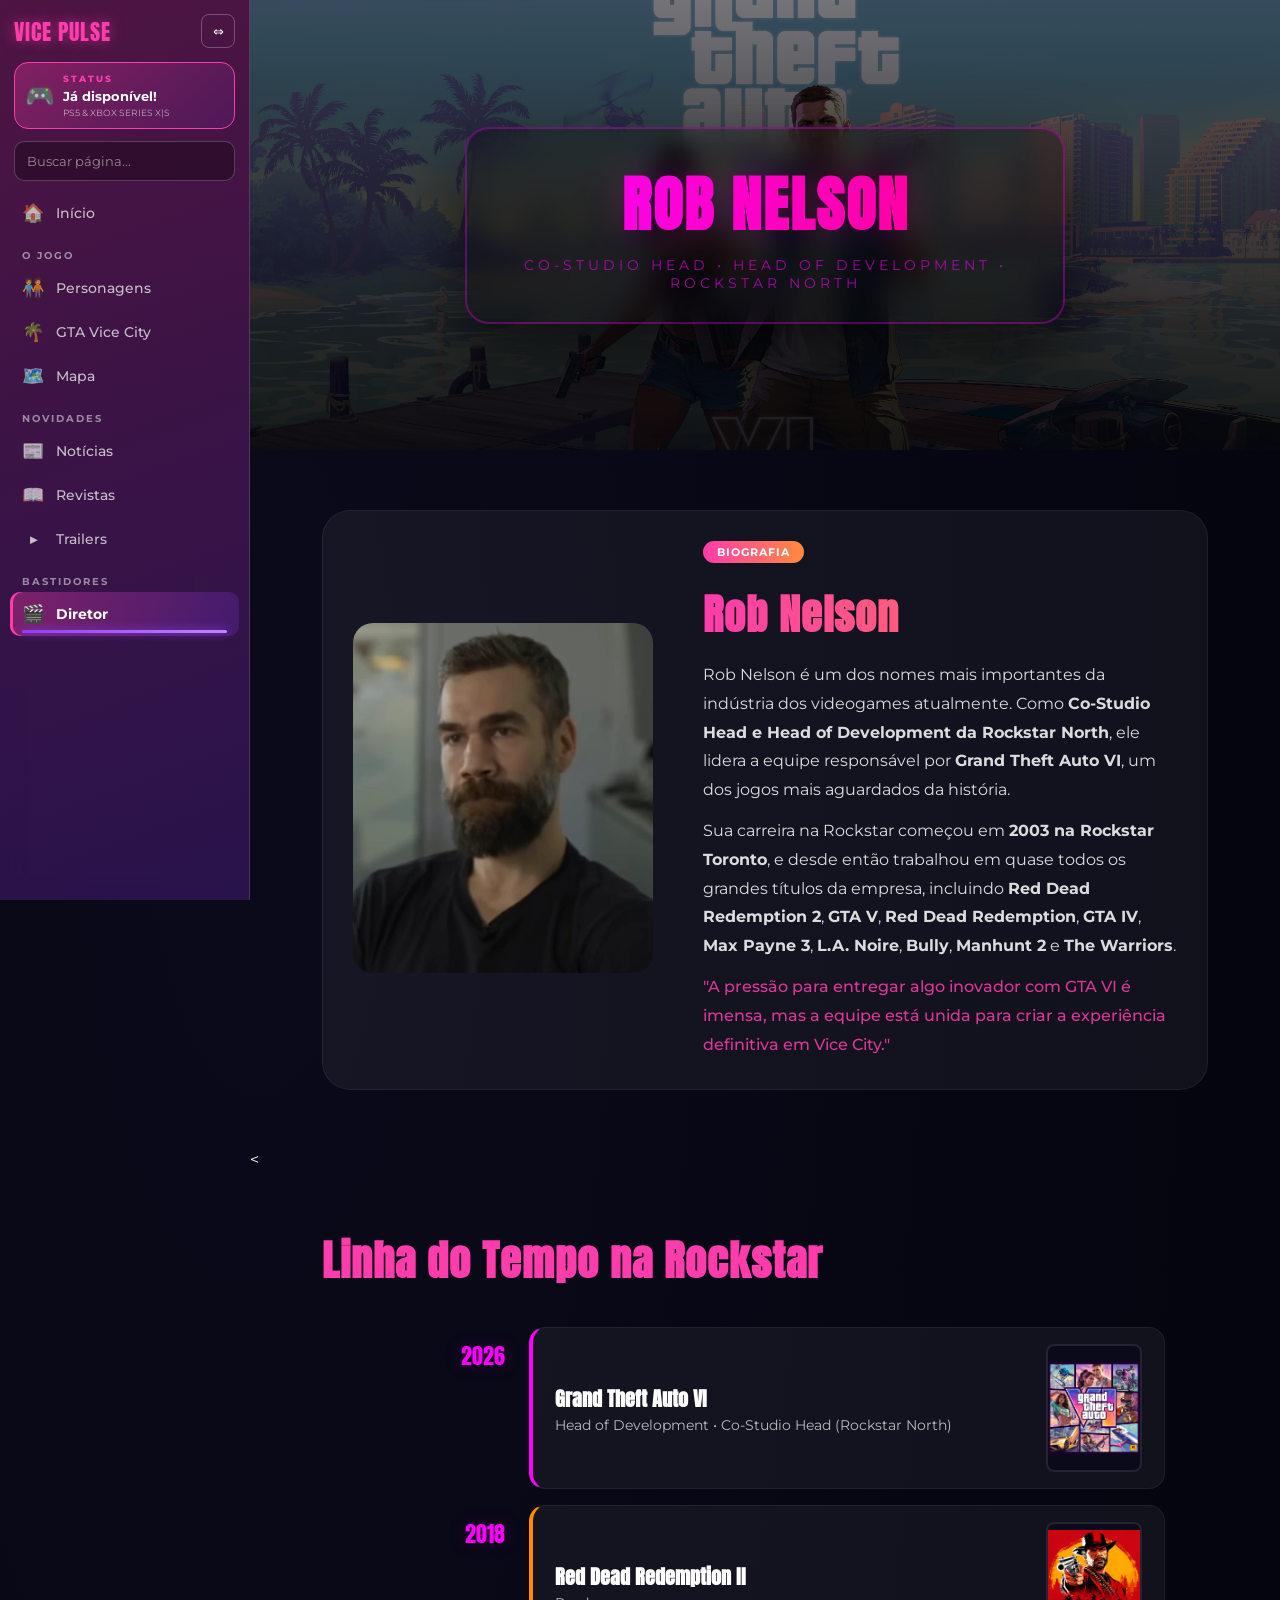
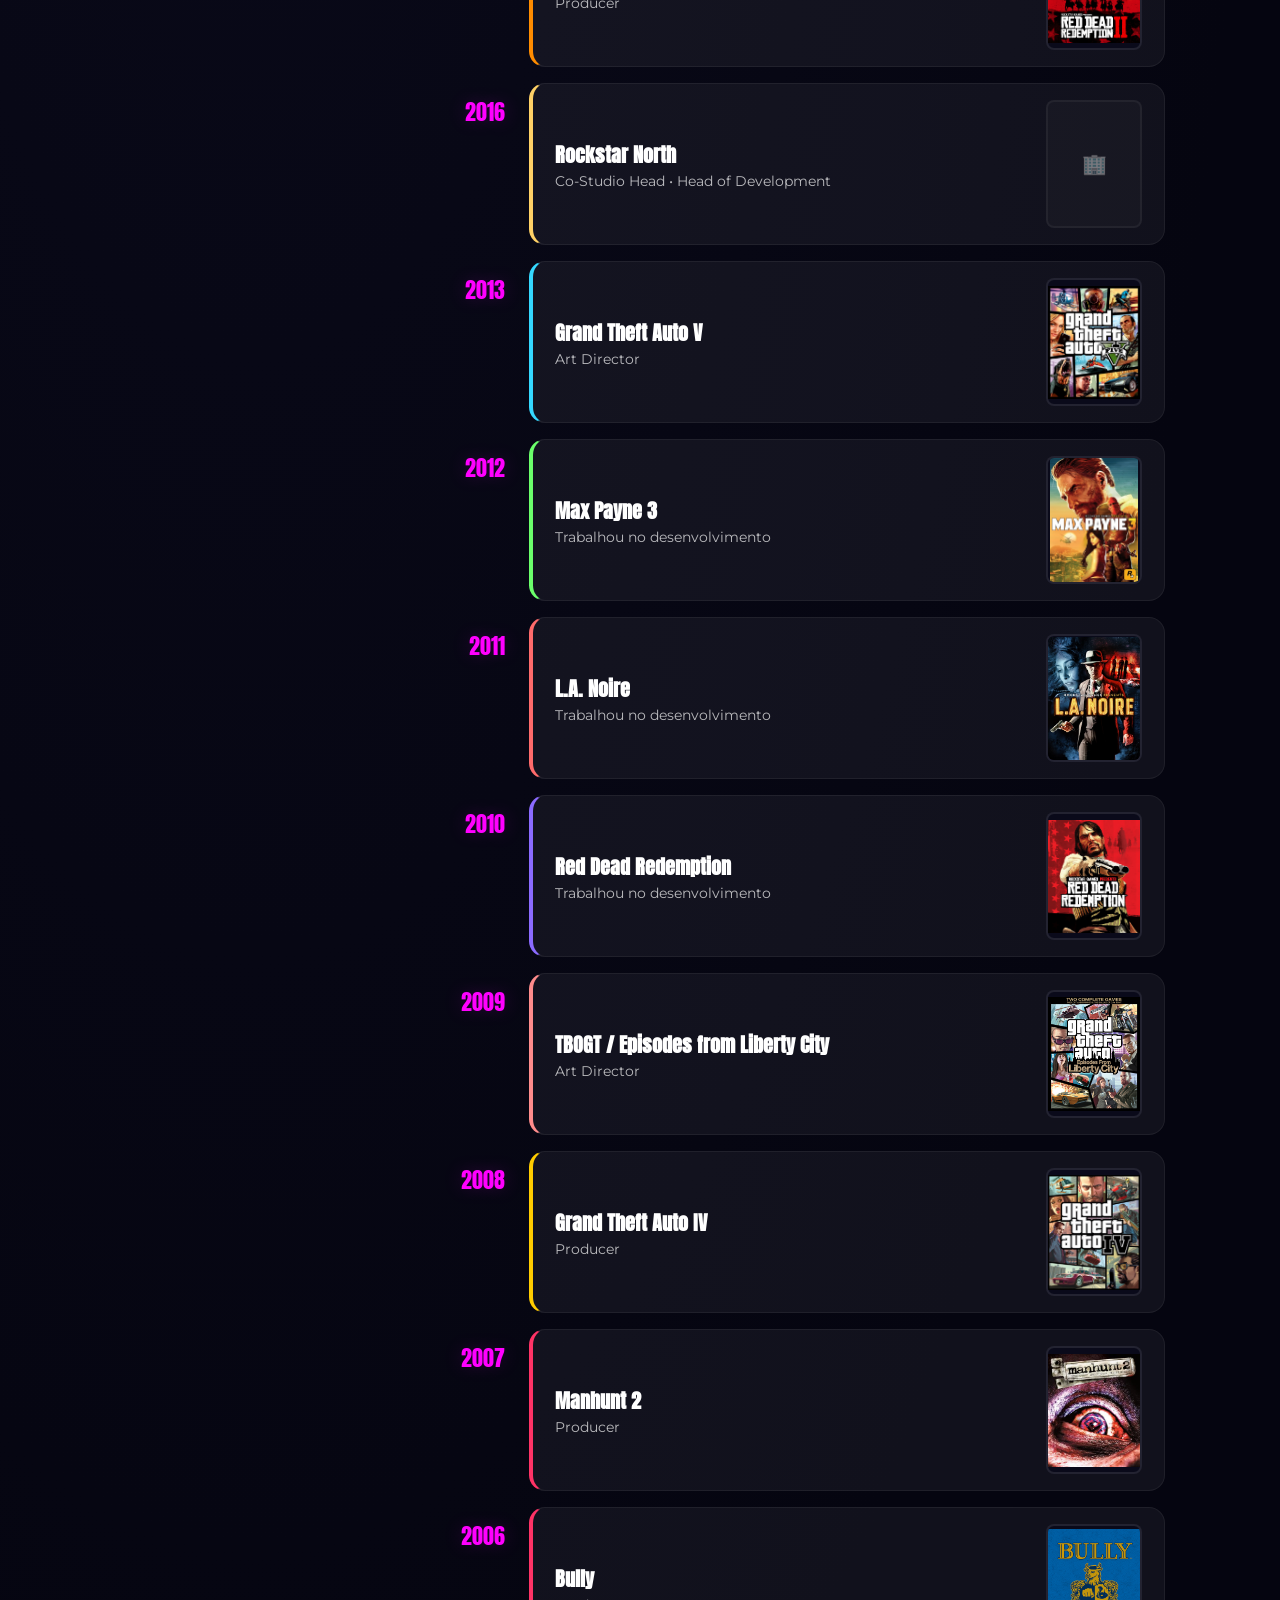
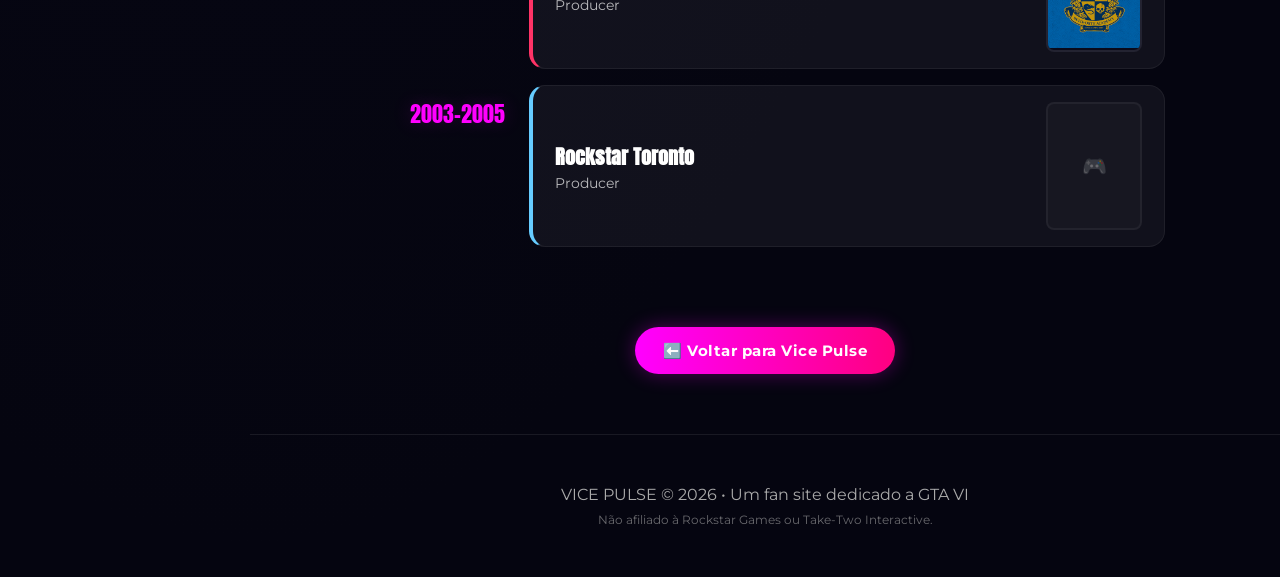
<file: diretor.html>
<!DOCTYPE html>
<html lang="pt-BR">

<head>
    <meta charset="UTF-8">
    <meta name="viewport" content="width=device-width, initial-scale=1.0">
    <title>Rob Nelson • Vice Pulse</title>

    <!-- Meta tags -->
    <meta property="og:title" content="Rob Nelson • Vice Pulse">
    <meta property="og:description" content="Conheça a carreira do diretor de GTA VI na Rockstar">
    <meta name="theme-color" content="#ff3cac">

    <!-- Fontes -->
    <link rel="preconnect" href="https://fonts.googleapis.com">
    <link rel="preconnect" href="https://fonts.gstatic.com" crossorigin>
    <link href="https://fonts.googleapis.com/css2?family=Anton&family=Montserrat:wght@300;500;700&display=swap" rel="stylesheet">

    <!-- CSS -->
    <link rel="stylesheet" href="style.css">

    <!-- Favicon -->
    <link rel="icon" href="assets/favicon.ico" type="image/x-icon">
</head>

<body>

    <!-- NAVBAR -->
    <header class="navbar">
        <div class="brand">VICE PULSE</div>
        <nav>
            <a href="index.html">Início</a>
            <a href="personagens.html">Personagens</a>
            <a href="vice-city.html">GTA Vice City</a>
            <a href="noticias.html">Notícias</a>
            <a href="diretor.html" class="active">Diretor</a>
            <a href="index.html#trailers">Trailers</a>
            <a href="index.html#map">Mapa</a>
        </nav>
    </header>

    <!-- HERO -->
    <section class="hero diretor-hero">
        <div class="overlay"></div>
        <div class="hero-content">
            <h1>ROB NELSON</h1>
            <p class="subtitle">Co-Studio Head • Head of Development • Rockstar North</p>
        </div>
    </section>

   <!-- SOBRE O ROB NELSON -->
<section class="section diretor-sobre">
    <div class="diretor-container">
        <div class="diretor-imagem">
            <img src="assets/rob-nelson.webp" alt="Rob Nelson - Diretor de GTA VI" loading="lazy">
        </div>
        <div class="diretor-info">
            <span class="tag">BIOGRAFIA</span>
            <h2>Rob Nelson</h2>
            <p class="diretor-bio">
                Rob Nelson é um dos nomes mais importantes da indústria dos videogames atualmente. 
                Como <strong>Co-Studio Head e Head of Development da Rockstar North</strong>, 
                ele lidera a equipe responsável por <strong>Grand Theft Auto VI</strong>, 
                um dos jogos mais aguardados da história.
            </p>
            <p class="diretor-bio" style="margin-top: 12px;">
                Sua carreira na Rockstar começou em <strong>2003 na Rockstar Toronto</strong>, 
                e desde então trabalhou em quase todos os grandes títulos da empresa, incluindo 
                <strong>Red Dead Redemption 2</strong>, <strong>GTA V</strong>, 
                <strong>Red Dead Redemption</strong>, <strong>GTA IV</strong>, 
                <strong>Max Payne 3</strong>, <strong>L.A. Noire</strong>, 
                <strong>Bully</strong>, <strong>Manhunt 2</strong> e <strong>The Warriors</strong>.
            </p>
            <p class="diretor-bio" style="margin-top: 12px; color: var(--pink); font-weight: 500;">
                "A pressão para entregar algo inovador com GTA VI é imensa, mas a equipe está unida 
                para criar a experiência definitiva em Vice City."
            </p>
        </div>
    </div>
</section>
  <<!-- ============================================
LINHA DO TEMPO COM CAPAS DOS JOGOS
============================================ -->

<section class="section diretor-carreira">
    <h2>Linha do Tempo na Rockstar</h2>
    <div class="carreira-timeline">

        <!-- 2026 - GTA VI -->
        <div class="timeline-item">
            <div class="timeline-ano">2026</div>
            <div class="timeline-card" style="border-left: 4px solid #ff00ff;">
                <div class="timeline-content">
                    <div class="timeline-texto">
                        <h3>Grand Theft Auto VI</h3>
                        <p class="timeline-funcao">Head of Development • Co-Studio Head (Rockstar North)</p>
                    </div>
                    <div class="timeline-capa">
                        <img src="assets/capa-oficial-gta6 (2).png" alt="GTA VI">
                    </div>
                </div>
            </div>
        </div>

        <!-- 2018 - RDR2 -->
        <div class="timeline-item">
            <div class="timeline-ano">2018</div>
            <div class="timeline-card" style="border-left: 4px solid #ff8c00;">
                <div class="timeline-content">
                    <div class="timeline-texto">
                        <h3>Red Dead Redemption II</h3>
                        <p class="timeline-funcao">Producer</p>
                    </div>
                    <div class="timeline-capa">
                        <img src="assets/capa-rdr2.png" alt="Red Dead Redemption 2">
                    </div>
                </div>
            </div>
        </div>

        <!-- 2016 - Rockstar North -->
        <div class="timeline-item">
            <div class="timeline-ano">2016</div>
            <div class="timeline-card" style="border-left: 4px solid #ffd166;">
                <div class="timeline-content">
                    <div class="timeline-texto">
                        <h3>Rockstar North</h3>
                        <p class="timeline-funcao">Co-Studio Head • Head of Development</p>
                    </div>
                    <div class="timeline-capa" style="background: rgba(255,255,255,0.05); display: flex; align-items: center; justify-content: center; font-size: 20px; opacity: 0.5;">
                        🏢
                    </div>
                </div>
            </div>
        </div>

        <!-- 2013 - GTA V -->
        <div class="timeline-item">
            <div class="timeline-ano">2013</div>
            <div class="timeline-card" style="border-left: 4px solid #35d8ff;">
                <div class="timeline-content">
                    <div class="timeline-texto">
                        <h3>Grand Theft Auto V</h3>
                        <p class="timeline-funcao">Art Director</p>
                    </div>
                    <div class="timeline-capa">
                        <img src="assets/capa-gta5.png" alt="GTA V">
                    </div>
                </div>
            </div>
        </div>

        <!-- 2012 - Max Payne 3 -->
        <div class="timeline-item">
            <div class="timeline-ano">2012</div>
            <div class="timeline-card" style="border-left: 4px solid #6bff6b;">
                <div class="timeline-content">
                    <div class="timeline-texto">
                        <h3>Max Payne 3</h3>
                        <p class="timeline-funcao">Trabalhou no desenvolvimento</p>
                    </div>
                    <div class="timeline-capa">
                        <img src="assets/capa-maxpayne3.jpg" alt="Max Payne 3">
                    </div>
                </div>
            </div>
        </div>

        <!-- 2011 - L.A. Noire -->
        <div class="timeline-item">
            <div class="timeline-ano">2011</div>
            <div class="timeline-card" style="border-left: 4px solid #ff6b6b;">
                <div class="timeline-content">
                    <div class="timeline-texto">
                        <h3>L.A. Noire</h3>
                        <p class="timeline-funcao">Trabalhou no desenvolvimento</p>
                    </div>
                    <div class="timeline-capa">
                        <img src="assets/capa-lanoire.png" alt="L.A. Noire">
                    </div>
                </div>
            </div>
        </div>

        <!-- 2010 - RDR -->
        <div class="timeline-item">
            <div class="timeline-ano">2010</div>
            <div class="timeline-card" style="border-left: 4px solid #8b6bff;">
                <div class="timeline-content">
                    <div class="timeline-texto">
                        <h3>Red Dead Redemption</h3>
                        <p class="timeline-funcao">Trabalhou no desenvolvimento</p>
                    </div>
                    <div class="timeline-capa">
                        <img src="assets/capa-rdr.png" alt="Red Dead Redemption">
                    </div>
                </div>
            </div>
        </div>

        <!-- 2009 - EFLC / TBOGT -->
        <div class="timeline-item">
            <div class="timeline-ano">2009</div>
            <div class="timeline-card" style="border-left: 4px solid #ff8c8c;">
                <div class="timeline-content">
                    <div class="timeline-texto">
                        <h3>TBOGT / Episodes from Liberty City</h3>
                        <p class="timeline-funcao">Art Director</p>
                    </div>
                    <div class="timeline-capa">
                        <img src="assets/capa-tbogt.jpg" alt="TBOGT">
                    </div>
                </div>
            </div>
        </div>

        <!-- 2008 - GTA IV -->
        <div class="timeline-item">
            <div class="timeline-ano">2008</div>
            <div class="timeline-card" style="border-left: 4px solid #ffcc00;">
                <div class="timeline-content">
                    <div class="timeline-texto">
                        <h3>Grand Theft Auto IV</h3>
                        <p class="timeline-funcao">Producer</p>
                    </div>
                    <div class="timeline-capa">
                        <img src="assets/capa-gta4.png" alt="GTA IV">
                    </div>
                </div>
            </div>
        </div>

        <div class="timeline-item">
    <div class="timeline-ano">2007</div>
    <div class="timeline-card" style="border-left: 4px solid #ff3366;">
        <div class="timeline-content">
            <div class="timeline-texto">
                <h3>Manhunt 2</h3>
                <p class="timeline-funcao">Producer</p>
            </div>
            <div class="timeline-capa">
                <img src="assets/capa-manhunt2.jpg" alt="Manhunt 2">
            </div>
        </div>
    </div>
</div>
      



<div class="timeline-item">
    <div class="timeline-ano">2006</div>
    <div class="timeline-card" style="border-left: 4px solid #ff3366;">
        <div class="timeline-content">
            <div class="timeline-texto">
                <h3>Bully</h3>
                <p class="timeline-funcao">Producer</p>
            </div>
            <div class="timeline-capa">
                <img src="assets/capa-bully.jpg" alt="Bully">
            </div>
        </div>
    </div>
</div>


        <!-- 2003-2005 - Rockstar Toronto -->
        <div class="timeline-item">
            <div class="timeline-ano">2003-2005</div>
            <div class="timeline-card" style="border-left: 4px solid #66ccff;">
                <div class="timeline-content">
                    <div class="timeline-texto">
                        <h3>Rockstar Toronto</h3>
                        <p class="timeline-funcao">Producer</p>
                    </div>
                    <div class="timeline-capa" style="background: rgba(255,255,255,0.05); display: flex; align-items: center; justify-content: center; font-size: 20px; opacity: 0.5;">
                        🎮
                    </div>
                </div>
            </div>
        </div>

    </div>
</section>
    <!-- ============================================
    BOTÃO VOLTAR
    ============================================ -->

    <section class="section" style="text-align: center; padding-top: 20px; padding-bottom: 60px;">
        <a href="index.html" class="vice-btn">⬅️ Voltar para Vice Pulse</a>
    </section>

    <!-- ============================================
    FOOTER
    ============================================ -->

    <footer>
        <p>VICE PULSE © 2026 • Um fan site dedicado a GTA VI</p>
        <p style="margin-top: 8px; font-size: 12px; opacity: 0.6;">
            Não afiliado à Rockstar Games ou Take-Two Interactive.
        </p>
    </footer>

    <script src="script.js"></script>

</body>

</html>
</file>
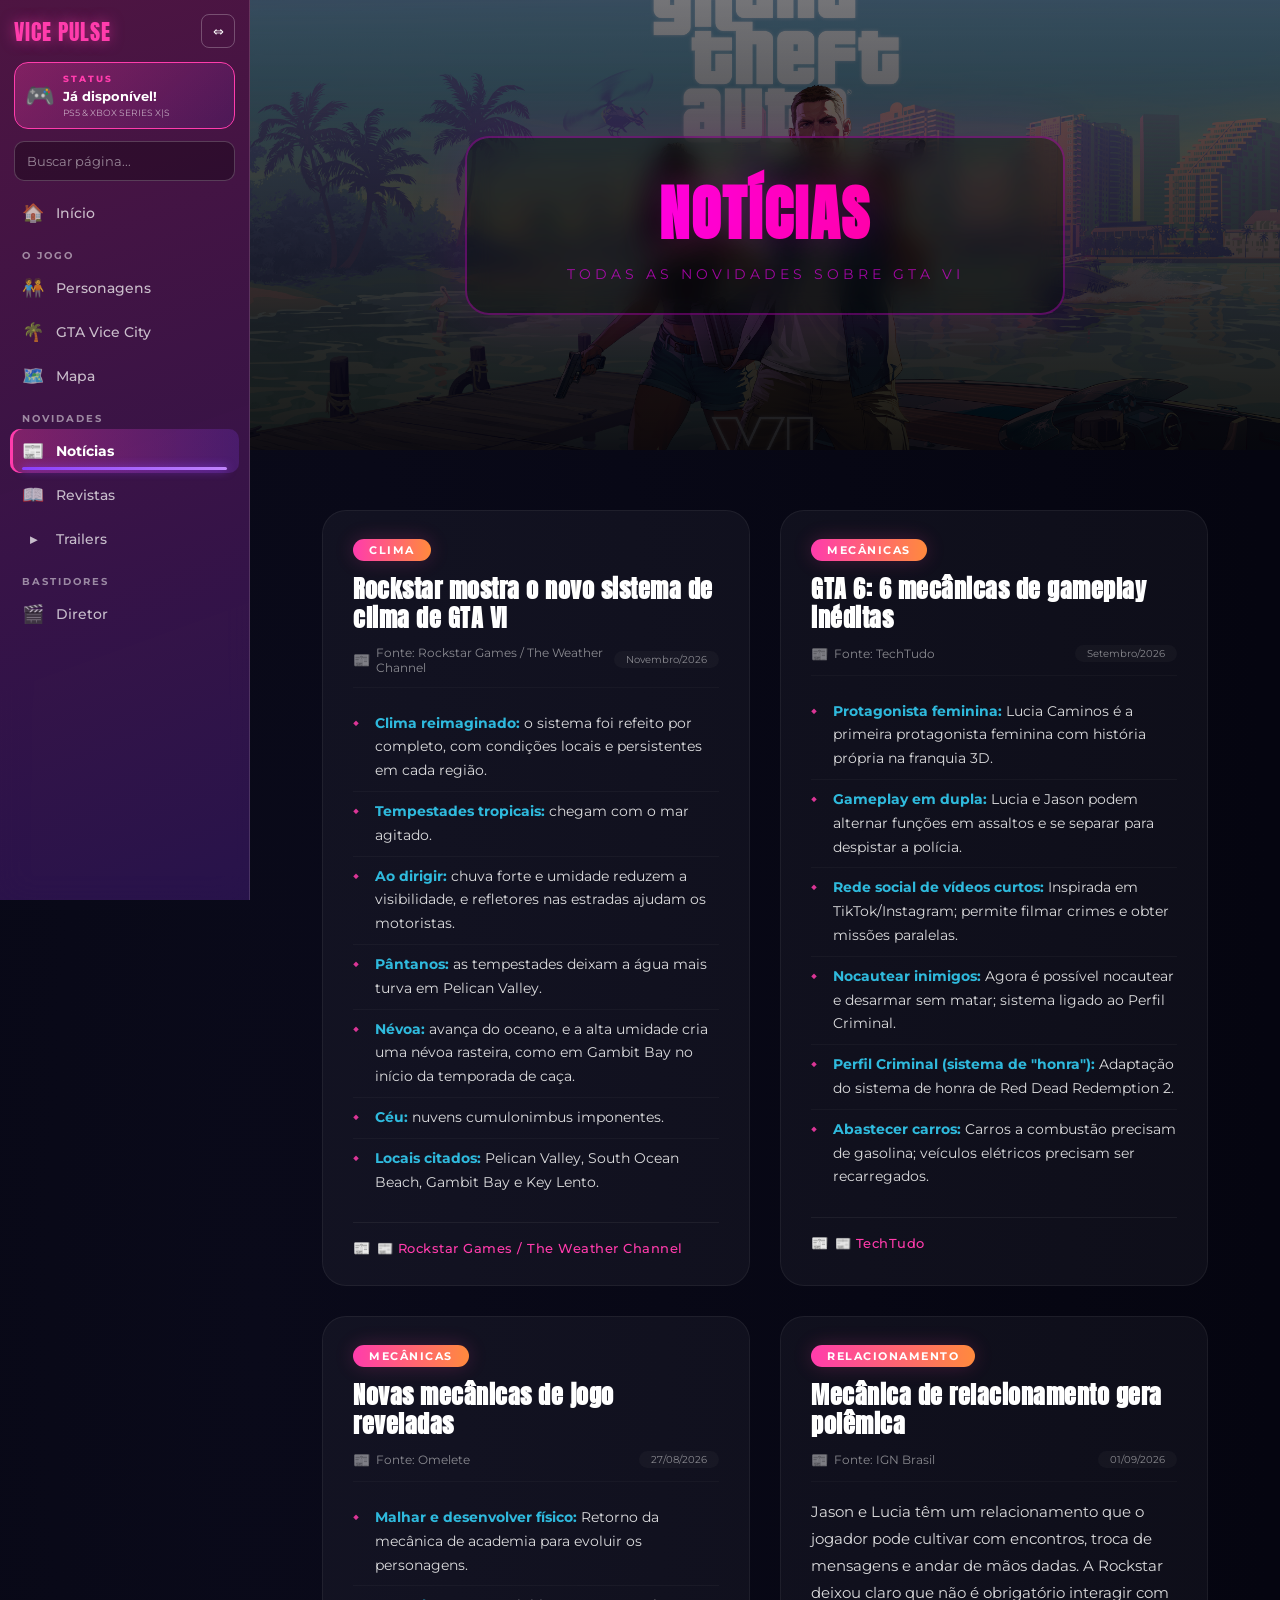
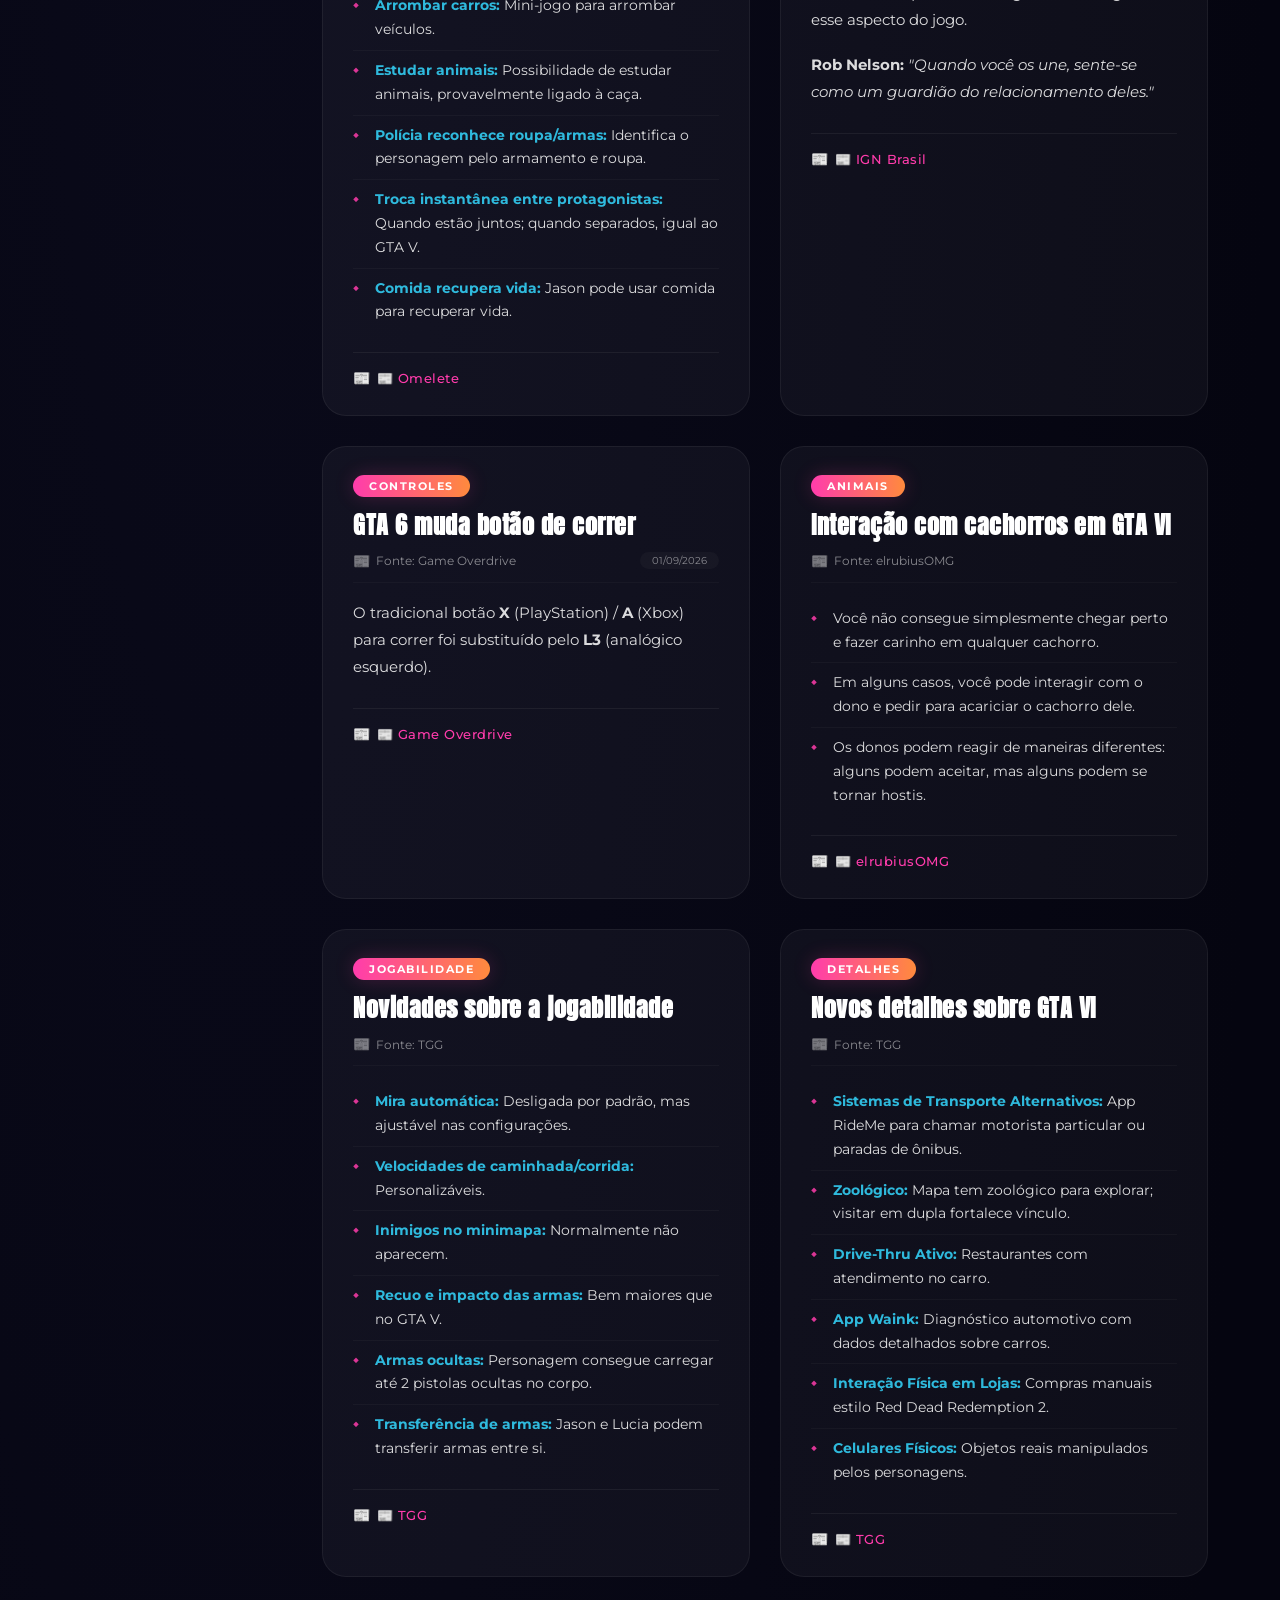
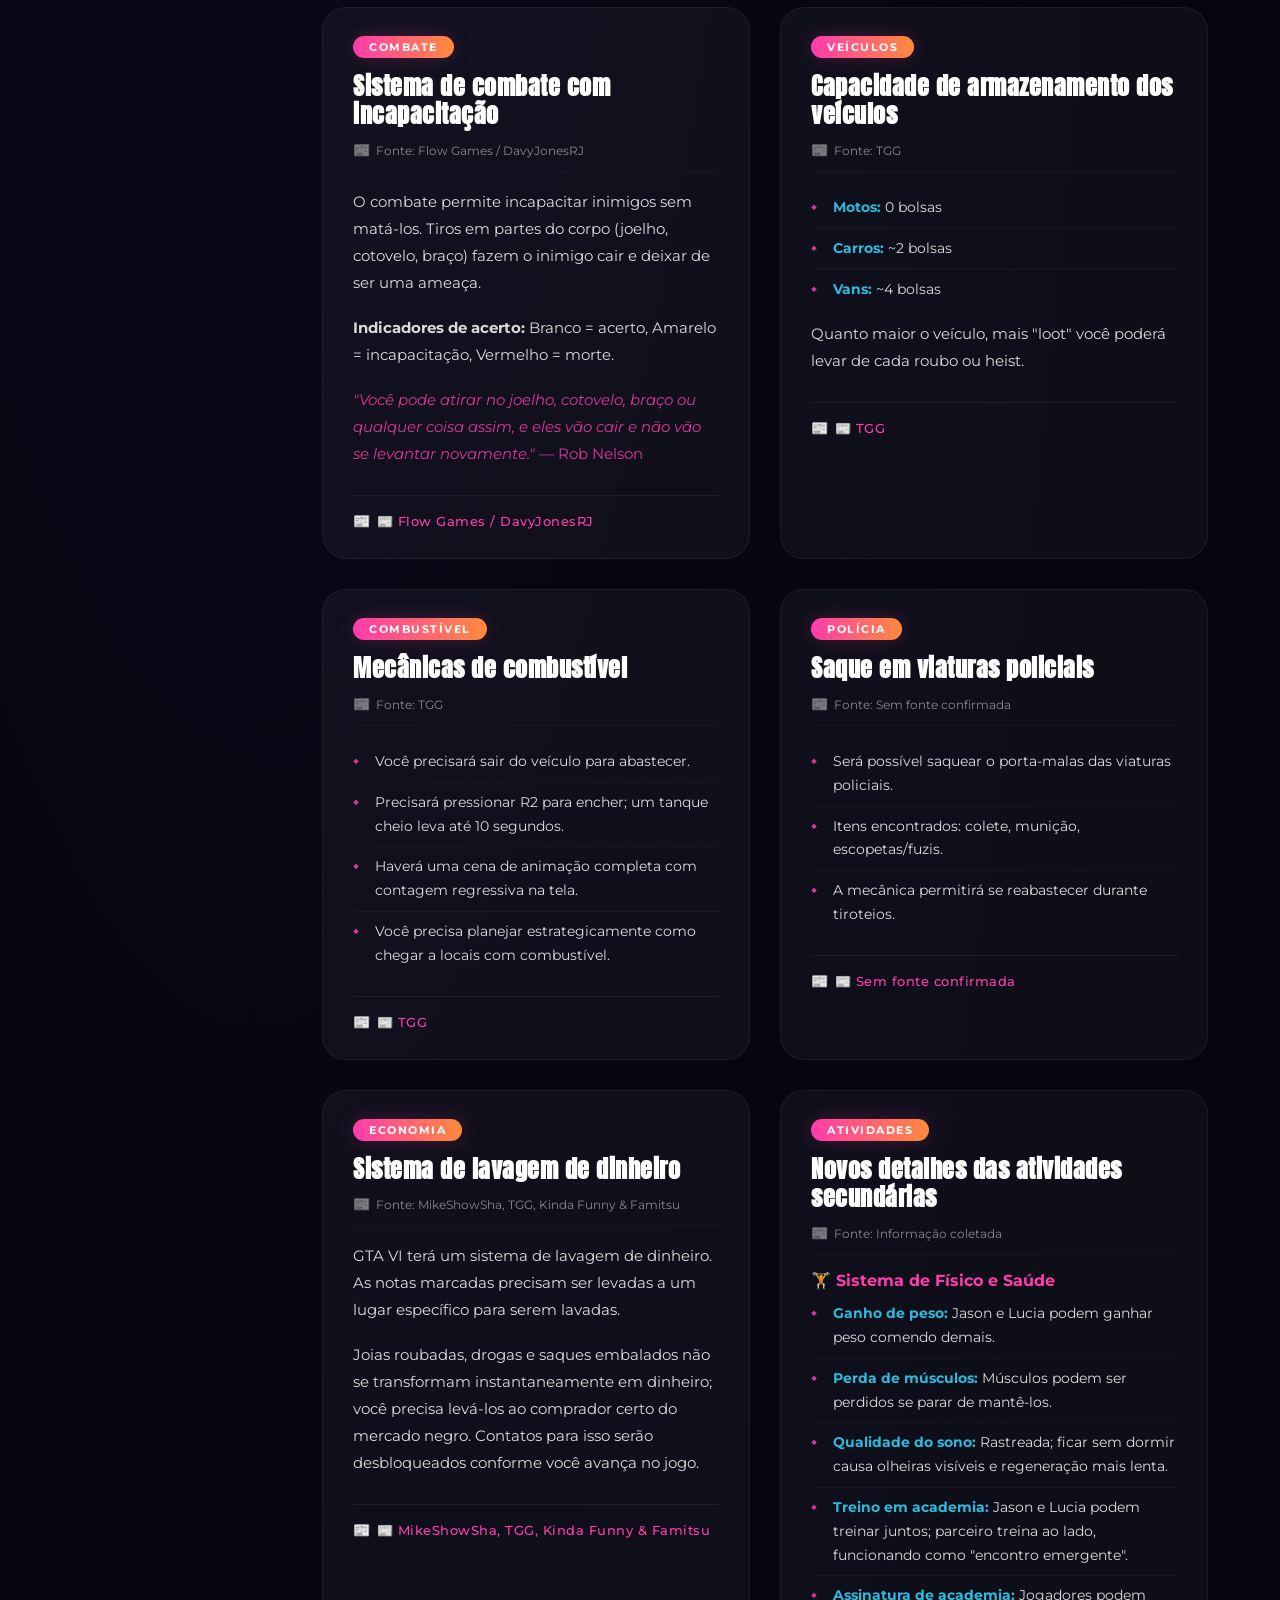
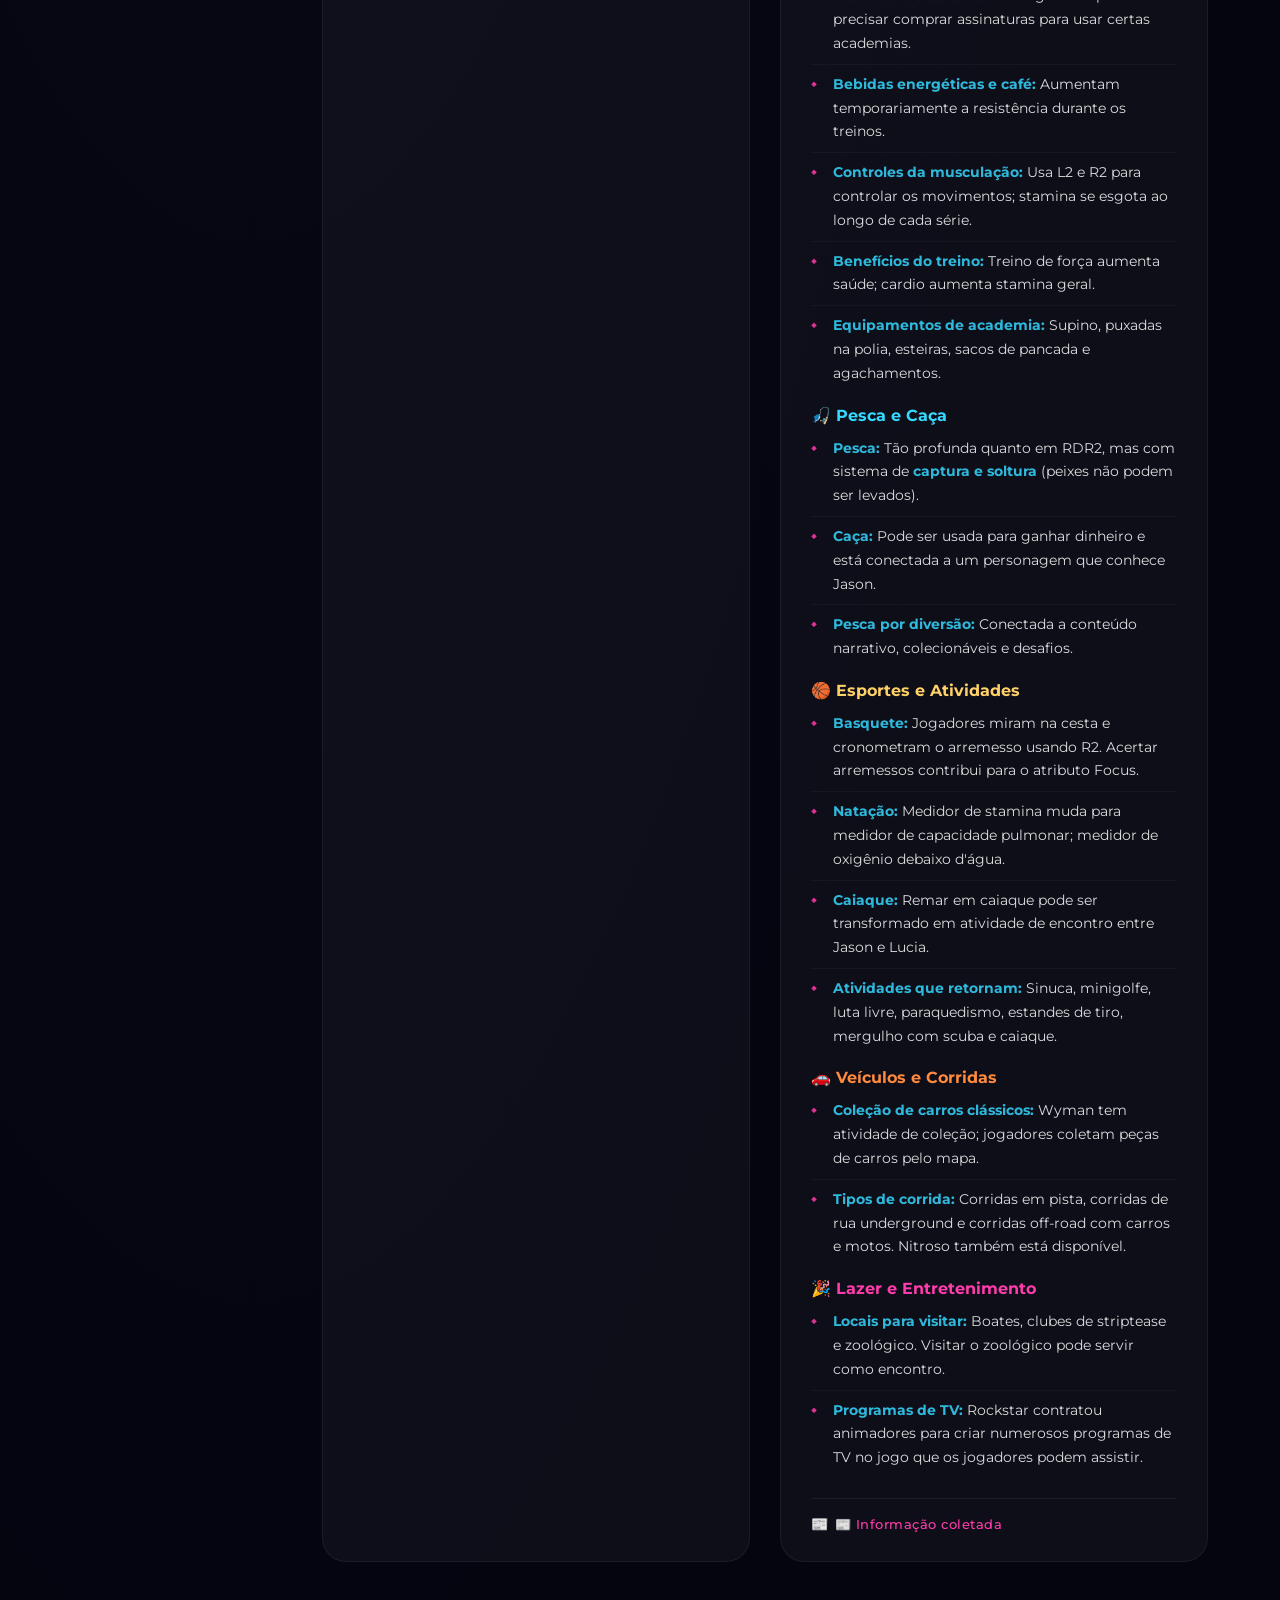
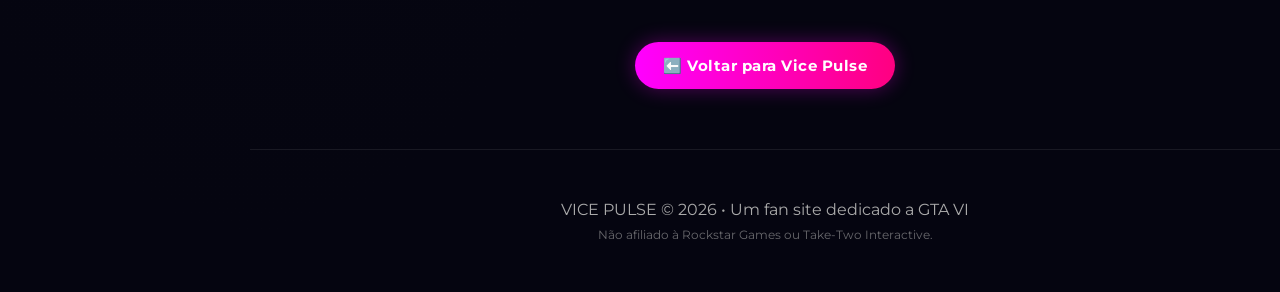
<file: noticias.html>
<!DOCTYPE html>
<html lang="pt-BR">

<head>
    <meta charset="UTF-8">
    <meta name="viewport" content="width=device-width, initial-scale=1.0">
    <title>Notícias • Vice Pulse</title>

    <!-- Meta tags -->
    <meta property="og:title" content="Notícias • Vice Pulse">
    <meta property="og:description" content="Todas as notícias sobre as mecânicas de GTA VI">
    <meta name="theme-color" content="#ff3cac">

    <!-- Fontes -->
    <link rel="preconnect" href="https://fonts.googleapis.com">
    <link rel="preconnect" href="https://fonts.gstatic.com" crossorigin>
    <link href="https://fonts.googleapis.com/css2?family=Anton&family=Montserrat:wght@300;500;700&display=swap" rel="stylesheet">

    <!-- CSS -->
    <link rel="stylesheet" href="style.css">

    <!-- Favicon -->
    <link rel="icon" href="assets/favicon.ico" type="image/x-icon">
</head>

<body>

    <!-- NAVBAR -->
    <header class="navbar">
        <div class="brand">VICE PULSE</div>
        <nav>
            <a href="index.html">Início</a>
            <a href="personagens.html">Personagens</a>
            <a href="vice-city.html">GTA Vice City</a>
            <a href="noticias.html" class="active">Notícias</a>
            <a href="diretor.html">Diretor</a>
            <a href="index.html#trailers">Trailers</a>
            <a href="index.html#map">Mapa</a>
        </nav>
    </header>

    <!-- HERO -->
    <section class="hero noticias-hero">
        <div class="overlay"></div>
        <div class="hero-content">
            <h1>NOTÍCIAS</h1>
            <p class="subtitle">Todas as novidades sobre GTA VI</p>
        </div>
    </section>

    <!-- ============================================
    LISTA DE NOTÍCIAS
    ============================================ -->

    <section class="section noticias-section">
        <div class="noticias-grid">

            <!-- NOTÍCIA NOVA - CLIMA -->
            <article class="noticia-card">
                <span class="tag" data-categoria="CLIMA">CLIMA</span>
                <h3>Rockstar mostra o novo sistema de clima de GTA VI</h3>
                <div class="noticia-meta">
                    <span class="noticia-fonte">Fonte: Rockstar Games / The Weather Channel</span>
                    <span class="noticia-data">Novembro/2026</span>
                </div>
                <ul class="noticia-lista">
                    <li><strong>Clima reimaginado:</strong> o sistema foi refeito por completo, com condições locais e persistentes em cada região.</li>
                    <li><strong>Tempestades tropicais:</strong> chegam com o mar agitado.</li>
                    <li><strong>Ao dirigir:</strong> chuva forte e umidade reduzem a visibilidade, e refletores nas estradas ajudam os motoristas.</li>
                    <li><strong>Pântanos:</strong> as tempestades deixam a água mais turva em Pelican Valley.</li>
                    <li><strong>Névoa:</strong> avança do oceano, e a alta umidade cria uma névoa rasteira, como em Gambit Bay no início da temporada de caça.</li>
                    <li><strong>Céu:</strong> nuvens cumulonimbus imponentes.</li>
                    <li><strong>Locais citados:</strong> Pelican Valley, South Ocean Beach, Gambit Bay e Key Lento.</li>
                </ul>
                <div class="noticia-fonte-final">📰 Rockstar Games / The Weather Channel</div>
            </article>

            <!-- NOTÍCIA 1 - TechTudo -->
            <article class="noticia-card">
                <span class="tag" data-categoria="MECÂNICAS">MECÂNICAS</span>
                <h3>GTA 6: 6 mecânicas de gameplay inéditas</h3>
                <div class="noticia-meta">
                    <span class="noticia-fonte">Fonte: TechTudo</span>
                    <span class="noticia-data">Setembro/2026</span>
                </div>
                <ul class="noticia-lista">
                    <li><strong>Protagonista feminina:</strong> Lucia Caminos é a primeira protagonista feminina com história própria na franquia 3D.</li>
                    <li><strong>Gameplay em dupla:</strong> Lucia e Jason podem alternar funções em assaltos e se separar para despistar a polícia.</li>
                    <li><strong>Rede social de vídeos curtos:</strong> Inspirada em TikTok/Instagram; permite filmar crimes e obter missões paralelas.</li>
                    <li><strong>Nocautear inimigos:</strong> Agora é possível nocautear e desarmar sem matar; sistema ligado ao Perfil Criminal.</li>
                    <li><strong>Perfil Criminal (sistema de "honra"):</strong> Adaptação do sistema de honra de Red Dead Redemption 2.</li>
                    <li><strong>Abastecer carros:</strong> Carros a combustão precisam de gasolina; veículos elétricos precisam ser recarregados.</li>
                </ul>
                <div class="noticia-fonte-final">📰 TechTudo</div>
            </article>

            <!-- NOTÍCIA 2 - Omelete -->
            <article class="noticia-card">
                <span class="tag" data-categoria="MECÂNICAS">MECÂNICAS</span>
                <h3>Novas mecânicas de jogo reveladas</h3>
                <div class="noticia-meta">
                    <span class="noticia-fonte">Fonte: Omelete</span>
                    <span class="noticia-data">27/08/2026</span>
                </div>
                <ul class="noticia-lista">
                    <li><strong>Malhar e desenvolver físico:</strong> Retorno da mecânica de academia para evoluir os personagens.</li>
                    <li><strong>Arrombar carros:</strong> Mini-jogo para arrombar veículos.</li>
                    <li><strong>Estudar animais:</strong> Possibilidade de estudar animais, provavelmente ligado à caça.</li>
                    <li><strong>Polícia reconhece roupa/armas:</strong> Identifica o personagem pelo armamento e roupa.</li>
                    <li><strong>Troca instantânea entre protagonistas:</strong> Quando estão juntos; quando separados, igual ao GTA V.</li>
                    <li><strong>Comida recupera vida:</strong> Jason pode usar comida para recuperar vida.</li>
                </ul>
                <div class="noticia-fonte-final">📰 Omelete</div>
            </article>

            <!-- NOTÍCIA 3 - IGN Brasil -->
            <article class="noticia-card">
                <span class="tag" data-categoria="RELACIONAMENTO">RELACIONAMENTO</span>
                <h3>Mecânica de relacionamento gera polêmica</h3>
                <div class="noticia-meta">
                    <span class="noticia-fonte">Fonte: IGN Brasil</span>
                    <span class="noticia-data">01/09/2026</span>
                </div>
                <p class="noticia-texto">
                    Jason e Lucia têm um relacionamento que o jogador pode cultivar com encontros, troca de mensagens e andar de mãos dadas. 
                    A Rockstar deixou claro que não é obrigatório interagir com esse aspecto do jogo.
                </p>
                <p class="noticia-texto" style="margin-top: 10px;">
                    <strong>Rob Nelson:</strong> <em>"Quando você os une, sente-se como um guardião do relacionamento deles."</em>
                </p>
                <div class="noticia-fonte-final">📰 IGN Brasil</div>
            </article>

            <!-- NOTÍCIA 4 - Game Overdrive -->
            <article class="noticia-card">
                <span class="tag" data-categoria="CONTROLES">CONTROLES</span>
                <h3>GTA 6 muda botão de correr</h3>
                <div class="noticia-meta">
                    <span class="noticia-fonte">Fonte: Game Overdrive</span>
                    <span class="noticia-data">01/09/2026</span>
                </div>
                <p class="noticia-texto">
                    O tradicional botão <strong>X</strong> (PlayStation) / <strong>A</strong> (Xbox) para correr foi substituído pelo <strong>L3</strong> (analógico esquerdo).
                </p>
                <div class="noticia-fonte-final">📰 Game Overdrive</div>
            </article>

            <!-- NOTÍCIA 5 - elrubiusOMG -->
            <article class="noticia-card">
                <span class="tag" data-categoria="ANIMAIS">ANIMAIS</span>
                <h3>Interação com cachorros em GTA VI</h3>
                <div class="noticia-meta">
                    <span class="noticia-fonte">Fonte: elrubiusOMG</span>
                </div>
                <ul class="noticia-lista">
                    <li>Você não consegue simplesmente chegar perto e fazer carinho em qualquer cachorro.</li>
                    <li>Em alguns casos, você pode interagir com o dono e pedir para acariciar o cachorro dele.</li>
                    <li>Os donos podem reagir de maneiras diferentes: alguns podem aceitar, mas alguns podem se tornar hostis.</li>
                </ul>
                <div class="noticia-fonte-final">📰 elrubiusOMG</div>
            </article>

            <!-- NOTÍCIA 6 - TGG (Jogabilidade) -->
            <article class="noticia-card">
                <span class="tag" data-categoria="JOGABILIDADE">JOGABILIDADE</span>
                <h3>Novidades sobre a jogabilidade</h3>
                <div class="noticia-meta">
                    <span class="noticia-fonte">Fonte: TGG</span>
                </div>
                <ul class="noticia-lista">
                    <li><strong>Mira automática:</strong> Desligada por padrão, mas ajustável nas configurações.</li>
                    <li><strong>Velocidades de caminhada/corrida:</strong> Personalizáveis.</li>
                    <li><strong>Inimigos no minimapa:</strong> Normalmente não aparecem.</li>
                    <li><strong>Recuo e impacto das armas:</strong> Bem maiores que no GTA V.</li>
                    <li><strong>Armas ocultas:</strong> Personagem consegue carregar até 2 pistolas ocultas no corpo.</li>
                    <li><strong>Transferência de armas:</strong> Jason e Lucia podem transferir armas entre si.</li>
                </ul>
                <div class="noticia-fonte-final">📰 TGG</div>
            </article>

            <!-- NOTÍCIA 7 - TGG (Detalhes) -->
            <article class="noticia-card">
                <span class="tag" data-categoria="DETALHES">DETALHES</span>
                <h3>Novos detalhes sobre GTA VI</h3>
                <div class="noticia-meta">
                    <span class="noticia-fonte">Fonte: TGG</span>
                </div>
                <ul class="noticia-lista">
                    <li><strong>Sistemas de Transporte Alternativos:</strong> App RideMe para chamar motorista particular ou paradas de ônibus.</li>
                    <li><strong>Zoológico:</strong> Mapa tem zoológico para explorar; visitar em dupla fortalece vínculo.</li>
                    <li><strong>Drive-Thru Ativo:</strong> Restaurantes com atendimento no carro.</li>
                    <li><strong>App Waink:</strong> Diagnóstico automotivo com dados detalhados sobre carros.</li>
                    <li><strong>Interação Física em Lojas:</strong> Compras manuais estilo Red Dead Redemption 2.</li>
                    <li><strong>Celulares Físicos:</strong> Objetos reais manipulados pelos personagens.</li>
                </ul>
                <div class="noticia-fonte-final">📰 TGG</div>
            </article>

            <!-- NOTÍCIA 8 - Flow Games / DavyJonesRJ -->
            <article class="noticia-card">
                <span class="tag" data-categoria="COMBATE">COMBATE</span>
                <h3>Sistema de combate com incapacitação</h3>
                <div class="noticia-meta">
                    <span class="noticia-fonte">Fonte: Flow Games / DavyJonesRJ</span>
                </div>
                <p class="noticia-texto">
                    O combate permite incapacitar inimigos sem matá-los. Tiros em partes do corpo (joelho, cotovelo, braço) fazem o inimigo cair e deixar de ser uma ameaça.
                </p>
                <p class="noticia-texto" style="margin-top: 10px;">
                    <strong>Indicadores de acerto:</strong> Branco = acerto, Amarelo = incapacitação, Vermelho = morte.
                </p>
                <p class="noticia-texto" style="margin-top: 10px; color: var(--pink);">
                    <em>"Você pode atirar no joelho, cotovelo, braço ou qualquer coisa assim, e eles vão cair e não vão se levantar novamente."</em> — Rob Nelson
                </p>
                <div class="noticia-fonte-final">📰 Flow Games / DavyJonesRJ</div>
            </article>

            <!-- NOTÍCIA 9 - TGG (Armazenamento) -->
            <article class="noticia-card">
                <span class="tag" data-categoria="VEÍCULOS">VEÍCULOS</span>
                <h3>Capacidade de armazenamento dos veículos</h3>
                <div class="noticia-meta">
                    <span class="noticia-fonte">Fonte: TGG</span>
                </div>
                <ul class="noticia-lista">
                    <li><strong>Motos:</strong> 0 bolsas</li>
                    <li><strong>Carros:</strong> ~2 bolsas</li>
                    <li><strong>Vans:</strong> ~4 bolsas</li>
                </ul>
                <p class="noticia-texto" style="margin-top: 10px;">Quanto maior o veículo, mais "loot" você poderá levar de cada roubo ou heist.</p>
                <div class="noticia-fonte-final">📰 TGG</div>
            </article>

            <!-- NOTÍCIA 10 - TGG (Combustível) -->
            <article class="noticia-card">
                <span class="tag" data-categoria="COMBUSTÍVEL">COMBUSTÍVEL</span>
                <h3>Mecânicas de combustível</h3>
                <div class="noticia-meta">
                    <span class="noticia-fonte">Fonte: TGG</span>
                </div>
                <ul class="noticia-lista">
                    <li>Você precisará sair do veículo para abastecer.</li>
                    <li>Precisará pressionar R2 para encher; um tanque cheio leva até 10 segundos.</li>
                    <li>Haverá uma cena de animação completa com contagem regressiva na tela.</li>
                    <li>Você precisa planejar estrategicamente como chegar a locais com combustível.</li>
                </ul>
                <div class="noticia-fonte-final">📰 TGG</div>
            </article>

            <!-- NOTÍCIA 11 - Sem fonte -->
            <article class="noticia-card">
                <span class="tag" data-categoria="POLÍCIA">POLÍCIA</span>
                <h3>Saque em viaturas policiais</h3>
                <div class="noticia-meta">
                    <span class="noticia-fonte">Fonte: Sem fonte confirmada</span>
                </div>
                <ul class="noticia-lista">
                    <li>Será possível saquear o porta-malas das viaturas policiais.</li>
                    <li>Itens encontrados: colete, munição, escopetas/fuzis.</li>
                    <li>A mecânica permitirá se reabastecer durante tiroteios.</li>
                </ul>
                <div class="noticia-fonte-final">📰 Sem fonte confirmada</div>
            </article>

            <!-- NOTÍCIA 12 - MikeShowSha, TGG, Kinda Funny & Famitsu -->
            <article class="noticia-card">
                <span class="tag" data-categoria="ECONOMIA">ECONOMIA</span>
                <h3>Sistema de lavagem de dinheiro</h3>
                <div class="noticia-meta">
                    <span class="noticia-fonte">Fonte: MikeShowSha, TGG, Kinda Funny & Famitsu</span>
                </div>
                <p class="noticia-texto">
                    GTA VI terá um sistema de lavagem de dinheiro. As notas marcadas precisam ser levadas a um lugar específico para serem lavadas.
                </p>
                <p class="noticia-texto" style="margin-top: 10px;">
                    Joias roubadas, drogas e saques embalados não se transformam instantaneamente em dinheiro; você precisa levá-los ao comprador certo do mercado negro. Contatos para isso serão desbloqueados conforme você avança no jogo.
                </p>
                <div class="noticia-fonte-final">📰 MikeShowSha, TGG, Kinda Funny & Famitsu</div>
            </article>

            <!-- ============================================
            NOTÍCIA 13 - Atividades Secundárias (NOVA)
            ============================================ -->

            <article class="noticia-card">
                <span class="tag" data-categoria="ATIVIDADES">ATIVIDADES</span>
                <h3>Novos detalhes das atividades secundárias</h3>
                <div class="noticia-meta">
                    <span class="noticia-fonte">Fonte: Informação coletada</span>
                </div>

                <div style="margin-bottom: 12px;">
                    <strong style="color: var(--pink);">🏋️ Sistema de Físico e Saúde</strong>
                    <ul class="noticia-lista" style="margin-top: 4px;">
                        <li><strong>Ganho de peso:</strong> Jason e Lucia podem ganhar peso comendo demais.</li>
                        <li><strong>Perda de músculos:</strong> Músculos podem ser perdidos se parar de mantê-los.</li>
                        <li><strong>Qualidade do sono:</strong> Rastreada; ficar sem dormir causa olheiras visíveis e regeneração mais lenta.</li>
                        <li><strong>Treino em academia:</strong> Jason e Lucia podem treinar juntos; parceiro treina ao lado, funcionando como "encontro emergente".</li>
                        <li><strong>Assinatura de academia:</strong> Jogadores podem precisar comprar assinaturas para usar certas academias.</li>
                        <li><strong>Bebidas energéticas e café:</strong> Aumentam temporariamente a resistência durante os treinos.</li>
                        <li><strong>Controles da musculação:</strong> Usa L2 e R2 para controlar os movimentos; stamina se esgota ao longo de cada série.</li>
                        <li><strong>Benefícios do treino:</strong> Treino de força aumenta saúde; cardio aumenta stamina geral.</li>
                        <li><strong>Equipamentos de academia:</strong> Supino, puxadas na polia, esteiras, sacos de pancada e agachamentos.</li>
                    </ul>
                </div>

                <div style="margin-bottom: 12px;">
                    <strong style="color: var(--cyan);">🎣 Pesca e Caça</strong>
                    <ul class="noticia-lista" style="margin-top: 4px;">
                        <li><strong>Pesca:</strong> Tão profunda quanto em RDR2, mas com sistema de <strong>captura e soltura</strong> (peixes não podem ser levados).</li>
                        <li><strong>Caça:</strong> Pode ser usada para ganhar dinheiro e está conectada a um personagem que conhece Jason.</li>
                        <li><strong>Pesca por diversão:</strong> Conectada a conteúdo narrativo, colecionáveis e desafios.</li>
                    </ul>
                </div>

                <div style="margin-bottom: 12px;">
                    <strong style="color: var(--yellow);">🏀 Esportes e Atividades</strong>
                    <ul class="noticia-lista" style="margin-top: 4px;">
                        <li><strong>Basquete:</strong> Jogadores miram na cesta e cronometram o arremesso usando R2. Acertar arremessos contribui para o atributo Focus.</li>
                        <li><strong>Natação:</strong> Medidor de stamina muda para medidor de capacidade pulmonar; medidor de oxigênio debaixo d'água.</li>
                        <li><strong>Caiaque:</strong> Remar em caiaque pode ser transformado em atividade de encontro entre Jason e Lucia.</li>
                        <li><strong>Atividades que retornam:</strong> Sinuca, minigolfe, luta livre, paraquedismo, estandes de tiro, mergulho com scuba e caiaque.</li>
                    </ul>
                </div>

                <div style="margin-bottom: 12px;">
                    <strong style="color: var(--orange);">🚗 Veículos e Corridas</strong>
                    <ul class="noticia-lista" style="margin-top: 4px;">
                        <li><strong>Coleção de carros clássicos:</strong> Wyman tem atividade de coleção; jogadores coletam peças de carros pelo mapa.</li>
                        <li><strong>Tipos de corrida:</strong> Corridas em pista, corridas de rua underground e corridas off-road com carros e motos. Nitroso também está disponível.</li>
                    </ul>
                </div>

                <div>
                    <strong style="color: var(--pink);">🎉 Lazer e Entretenimento</strong>
                    <ul class="noticia-lista" style="margin-top: 4px;">
                        <li><strong>Locais para visitar:</strong> Boates, clubes de striptease e zoológico. Visitar o zoológico pode servir como encontro.</li>
                        <li><strong>Programas de TV:</strong> Rockstar contratou animadores para criar numerosos programas de TV no jogo que os jogadores podem assistir.</li>
                    </ul>
                </div>

                <div class="noticia-fonte-final">📰 Informação coletada</div>
            </article>

        </div>
    </section>

    <!-- ============================================
    BOTÃO VOLTAR
    ============================================ -->

    <section class="section" style="text-align: center; padding-top: 20px; padding-bottom: 60px;">
        <a href="index.html" class="vice-btn">⬅️ Voltar para Vice Pulse</a>
    </section>

    <!-- ============================================
    FOOTER
    ============================================ -->

    <footer>
        <p>VICE PULSE © 2026 • Um fan site dedicado a GTA VI</p>
        <p style="margin-top: 8px; font-size: 12px; opacity: 0.6;">
            Não afiliado à Rockstar Games ou Take-Two Interactive.
        </p>
    </footer>

    <script src="script.js"></script>

</body>

</html>
</file>
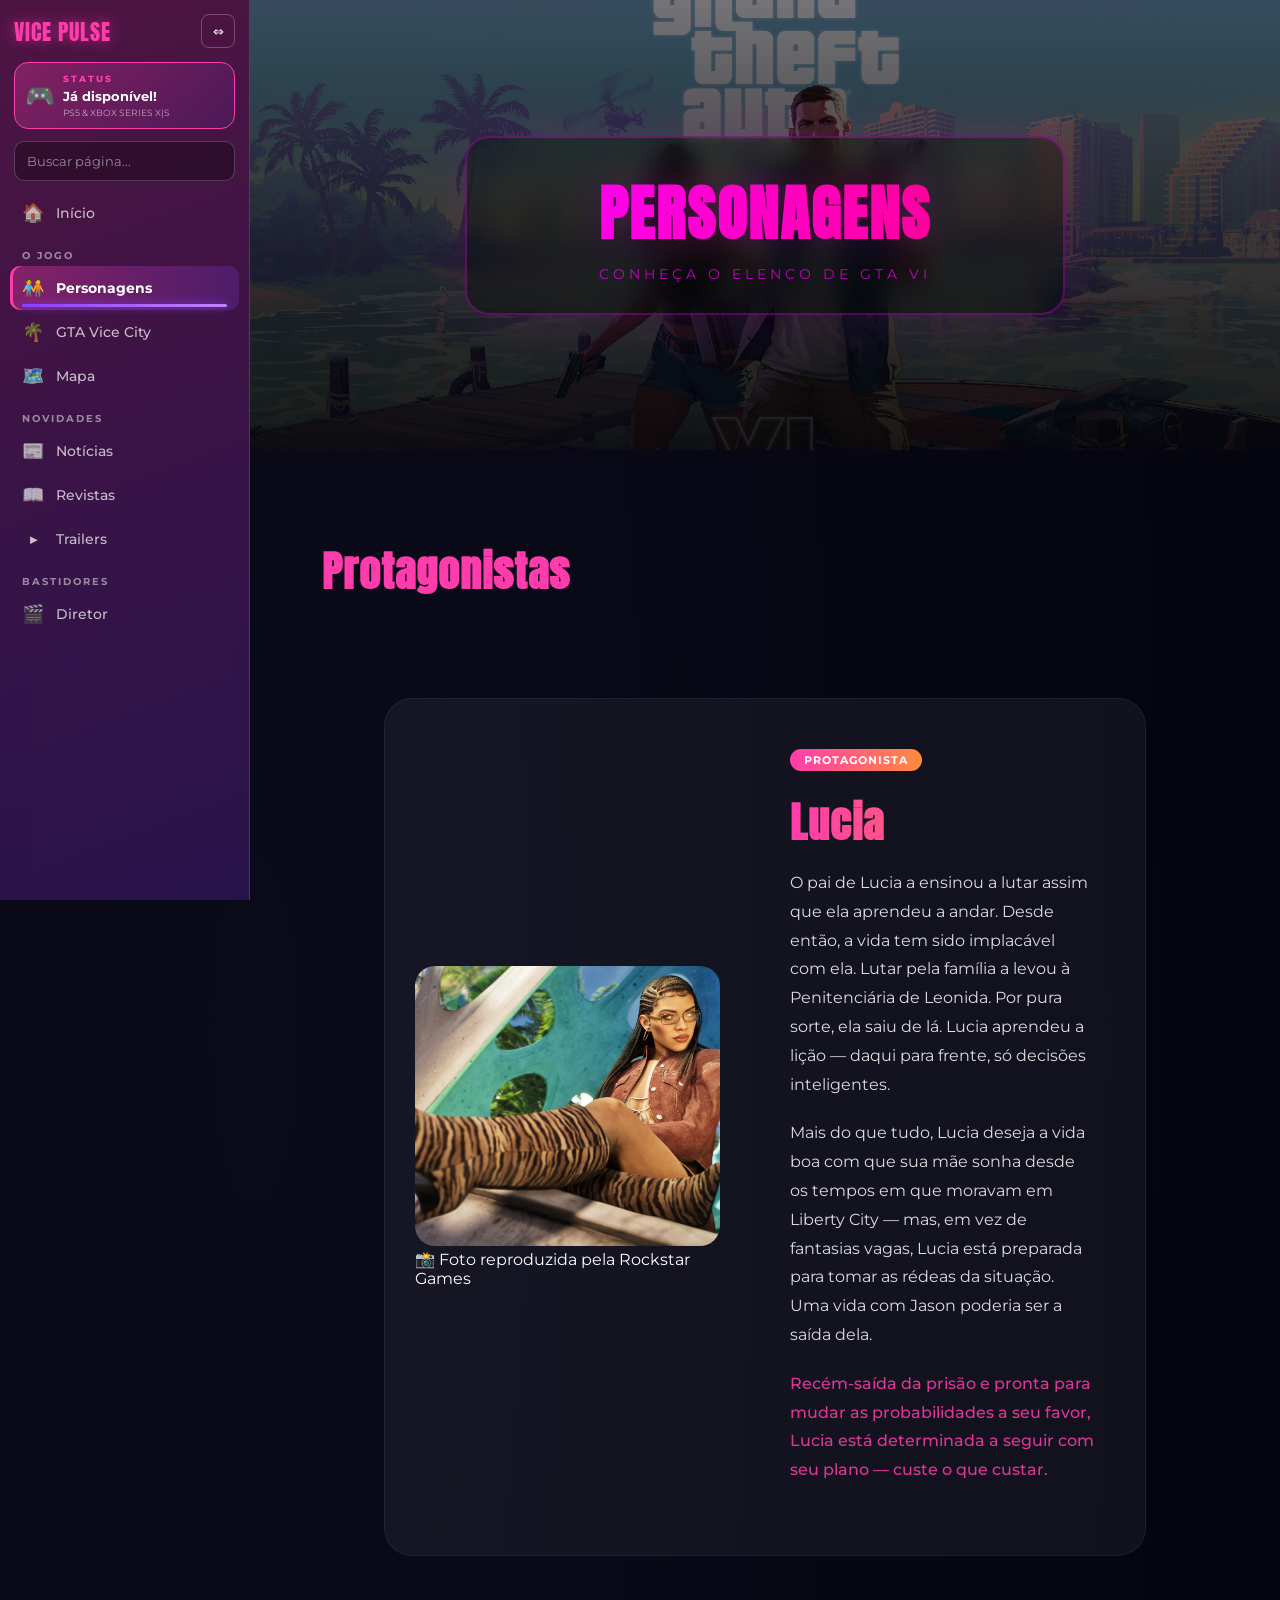
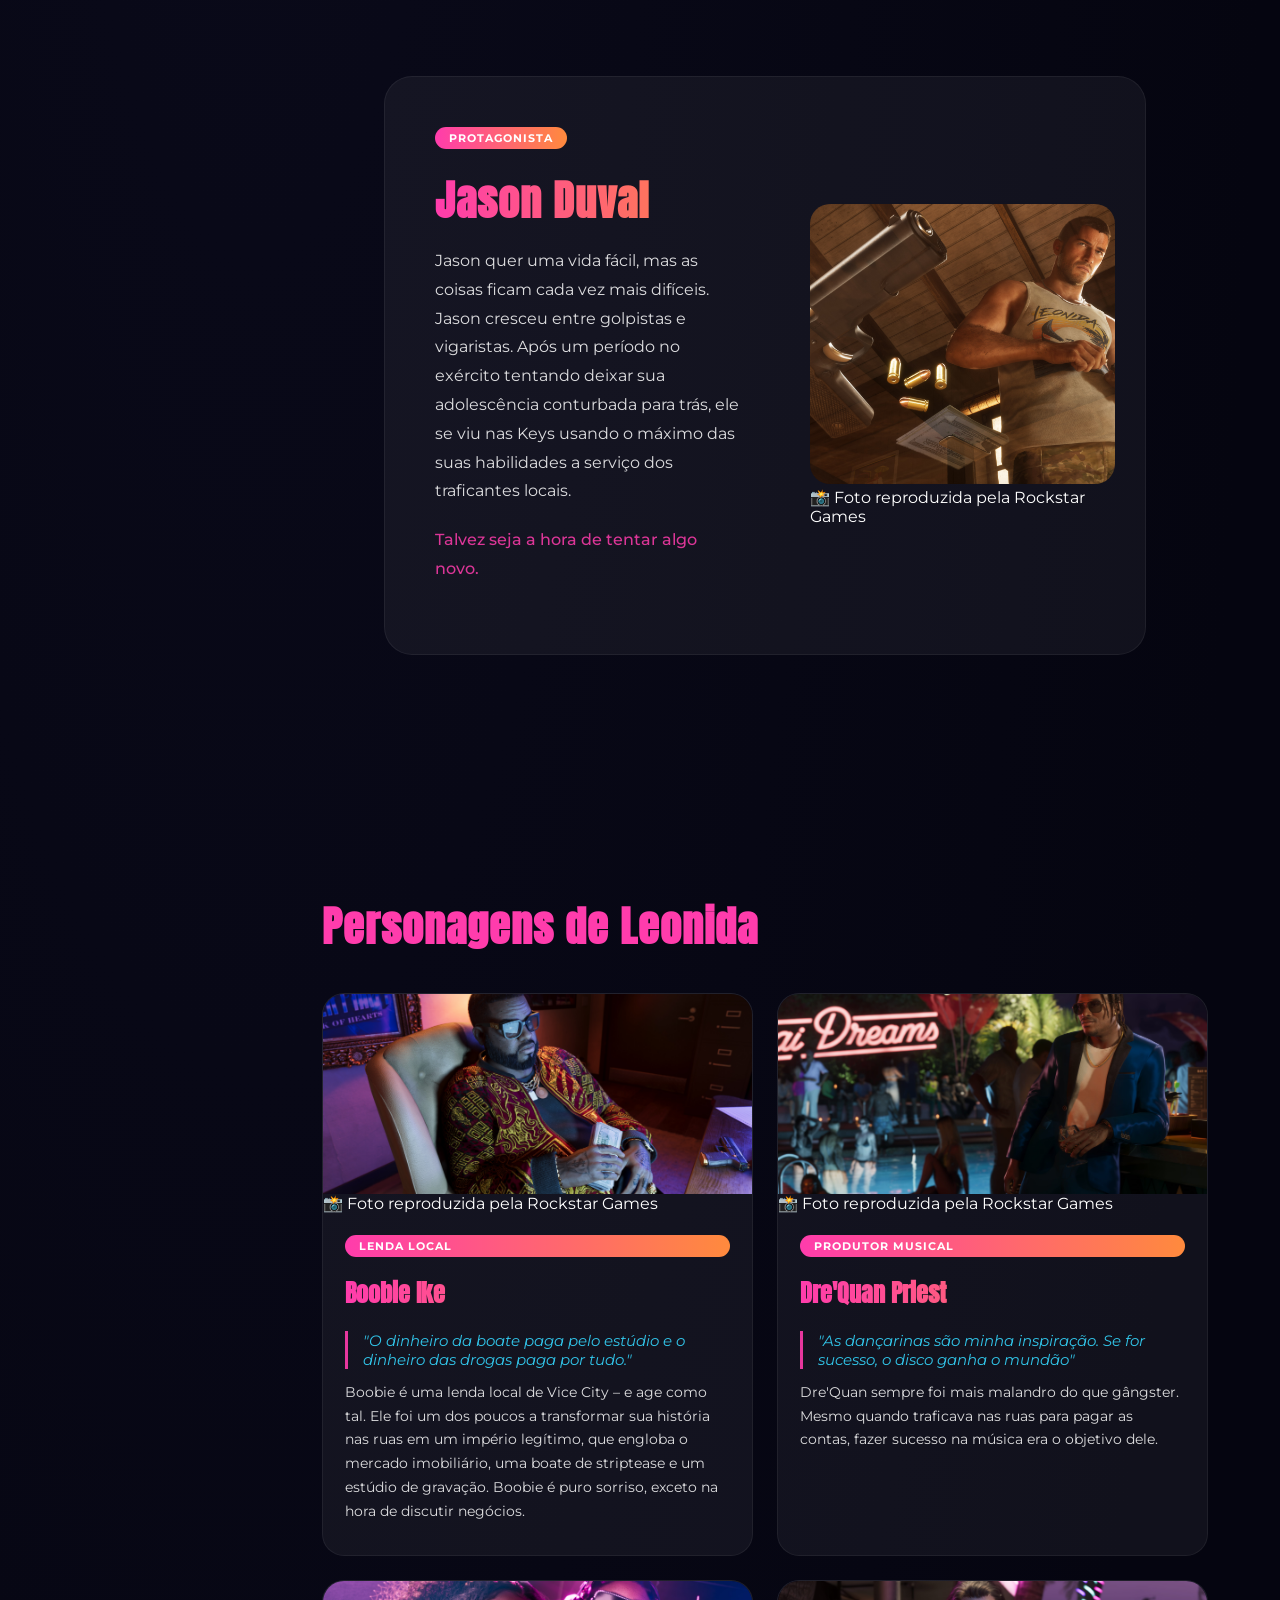
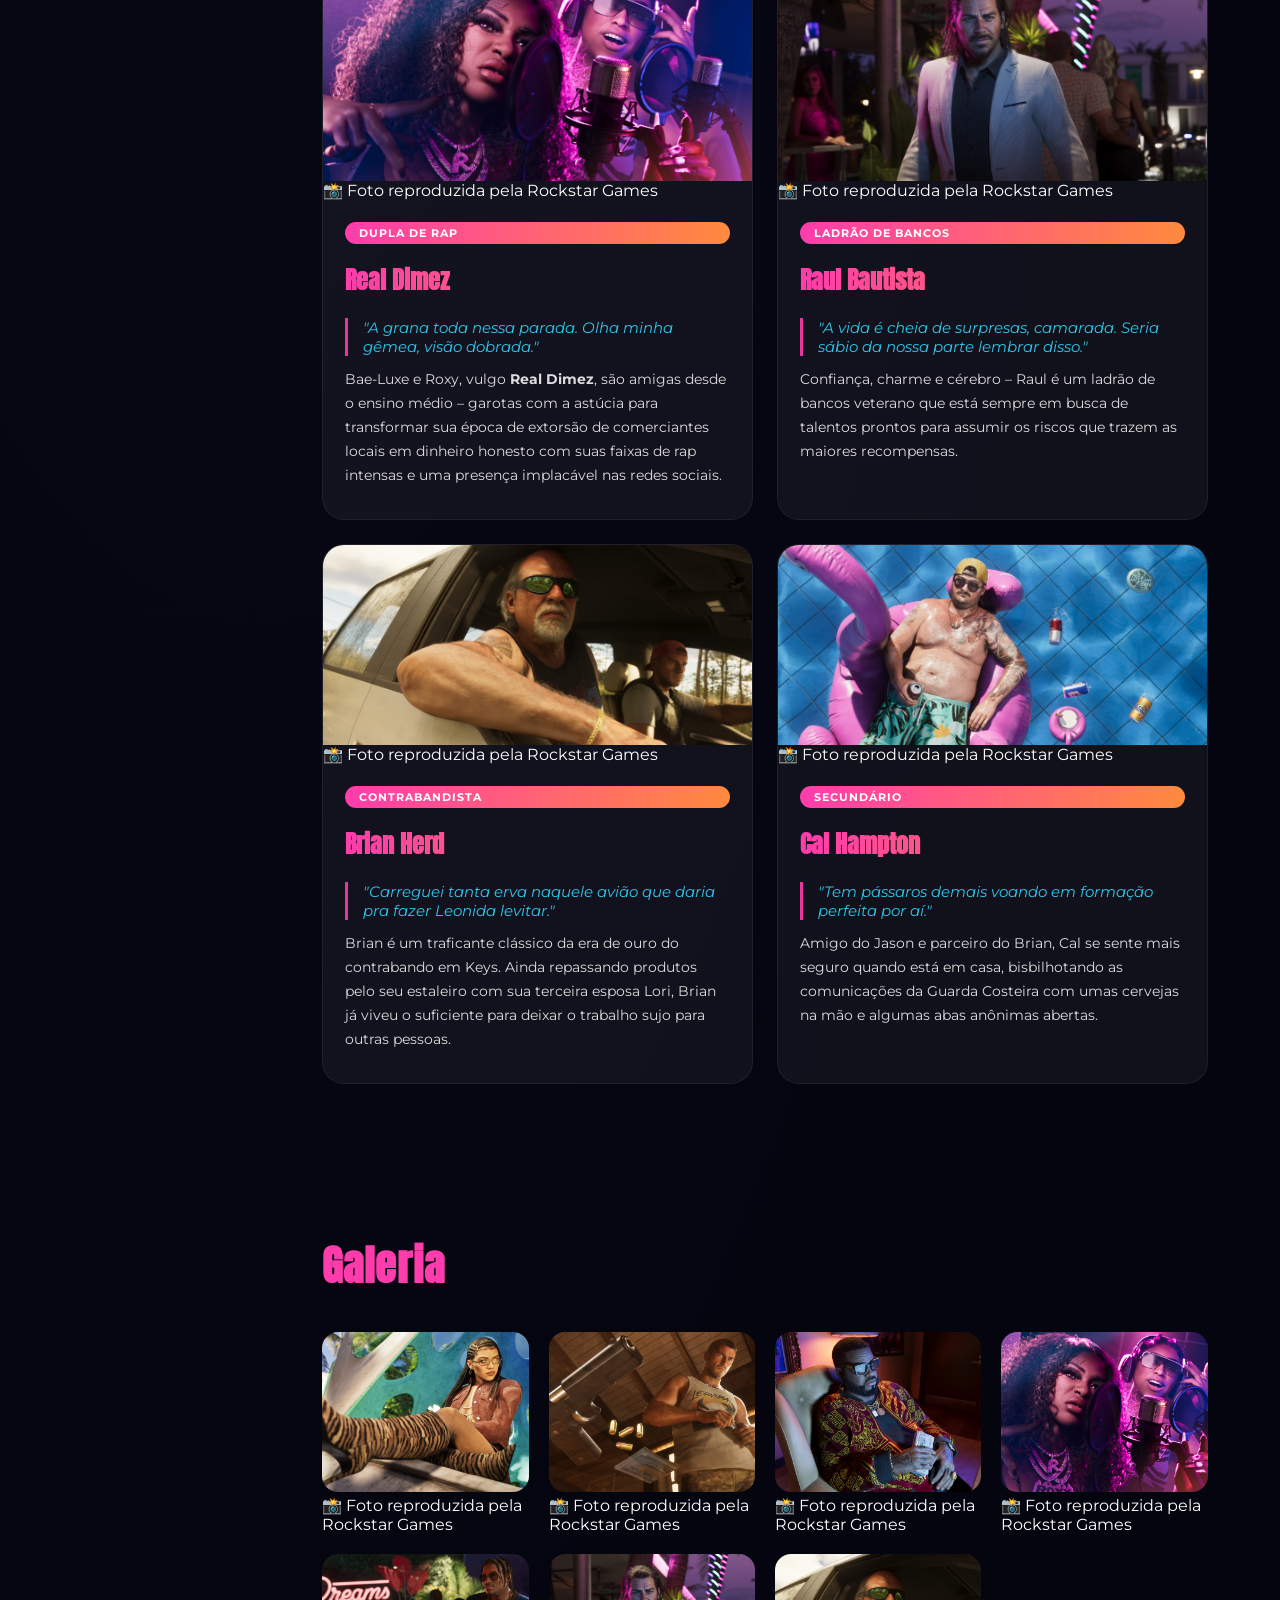
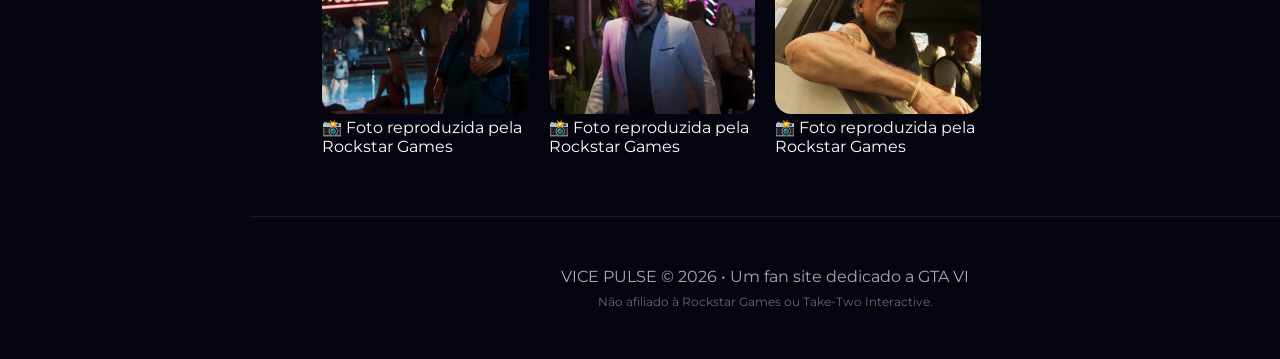
<file: personagens.html>
<!DOCTYPE html>
<html lang="pt-BR">

<head>
    <meta charset="UTF-8">
    <meta name="viewport" content="width=device-width, initial-scale=1.0">
    <title>Personagens • Vice Pulse</title>

    <!-- Meta tags -->
    <meta property="og:title" content="Personagens • Vice Pulse">
    <meta property="og:description" content="Conheça Lucia, Jason e todo o elenco de GTA VI">
    <meta name="theme-color" content="#ff3cac">

    <!-- Fontes -->
    <link rel="preconnect" href="https://fonts.googleapis.com">
    <link rel="preconnect" href="https://fonts.gstatic.com" crossorigin>
    <link href="https://fonts.googleapis.com/css2?family=Anton&family=Montserrat:wght@300;500;700&display=swap" rel="stylesheet">

    <!-- CSS -->
    <link rel="stylesheet" href="style.css">

    <!-- Favicon -->
    <link rel="icon" href="assets/favicon.ico" type="image/x-icon">
</head>

<body>

    <!-- NAVBAR -->
    <header class="navbar">
        <div class="brand">VICE PULSE</div>
        <nav>
            <a href="index.html">Início</a>
            <a href="personagens.html" class="active">Personagens</a>
            <a href="vice-city.html">GTA Vice City</a>
            <a href="noticias.html">Notícias</a>
            <a href="diretor.html">Diretor</a>
            <a href="index.html#trailers">Trailers</a>
            <a href="index.html#map">Mapa</a>
        </nav>
    </header>

    <!-- ============================================
    HERO - ESTILO GTA VICE CITY
    ============================================ -->

    <section class="hero personagens-hero">
        <div class="overlay"></div>
        <div class="hero-content">
            <h1>PERSONAGENS</h1>
            <p class="subtitle">Conheça o elenco de GTA VI</p>
        </div>
    </section>

    <!-- ============================================
    PROTAGONISTAS
    ============================================ -->

    <section class="section">
        <h2>Protagonistas</h2>

        <!-- LUCIA -->
        <div class="personagem-detalhe">
            <div class="personagem-container">
                <div class="personagem-imagem">
                    <img src="assets/lucia.jpg" alt="Lucia - GTA VI">
                    <p class="credito-imagem">📸 Foto reproduzida pela Rockstar Games</p>
                </div>
                <div class="personagem-info">
                    <span class="tag">PROTAGONISTA</span>
                    <h2>Lucia</h2>
                    <p class="personagem-descricao">
                        O pai de Lucia a ensinou a lutar assim que ela aprendeu a andar. Desde então, a vida tem sido implacável com ela. Lutar pela família a levou à Penitenciária de Leonida. Por pura sorte, ela saiu de lá. Lucia aprendeu a lição — daqui para frente, só decisões inteligentes.
                    </p>
                    <p class="personagem-descricao" style="margin-top: 12px;">
                        Mais do que tudo, Lucia deseja a vida boa com que sua mãe sonha desde os tempos em que moravam em Liberty City — mas, em vez de fantasias vagas, Lucia está preparada para tomar as rédeas da situação. Uma vida com Jason poderia ser a saída dela.
                    </p>
                    <p class="personagem-descricao" style="margin-top: 12px; color: var(--pink); font-weight: 500;">
                        Recém-saída da prisão e pronta para mudar as probabilidades a seu favor, Lucia está determinada a seguir com seu plano — custe o que custar.
                    </p>
                </div>
            </div>
        </div>

        <!-- JASON -->
        <div class="personagem-detalhe reverse">
            <div class="personagem-container">
                <div class="personagem-imagem">
                    <img src="assets/jason.jpg" alt="Jason - GTA VI">
                    <p class="credito-imagem">📸 Foto reproduzida pela Rockstar Games</p>
                </div>
                <div class="personagem-info">
                    <span class="tag">PROTAGONISTA</span>
                    <h2>Jason Duval</h2>
                    <p class="personagem-descricao">
                        Jason quer uma vida fácil, mas as coisas ficam cada vez mais difíceis. Jason cresceu entre golpistas e vigaristas. Após um período no exército tentando deixar sua adolescência conturbada para trás, ele se viu nas Keys usando o máximo das suas habilidades a serviço dos traficantes locais.
                    </p>
                    <p class="personagem-descricao" style="margin-top: 12px; color: var(--pink); font-weight: 500;">
                        Talvez seja a hora de tentar algo novo.
                    </p>
                </div>
            </div>
        </div>
    </section>

    <!-- ============================================
    PERSONAGENS SECUNDÁRIOS
    ============================================ -->

    <section class="section">
        <h2>Personagens de Leonida</h2>
        <div class="secundarios-grid">

            <!-- BOOBIE IKE -->
            <div class="character-card">
                <img src="assets/boobie-ike.jpg" alt="Boobie Ike" loading="lazy">
                <p class="credito-imagem">📸 Foto reproduzida pela Rockstar Games</p>
                <div class="character-info">
                    <span class="tag">LENDA LOCAL</span>
                    <h3>Boobie Ike</h3>
                    <p class="character-quote">
                        "O dinheiro da boate paga pelo estúdio e o dinheiro das drogas paga por tudo."
                    </p>
                    <p class="character-bio">
                        Boobie é uma lenda local de Vice City – e age como tal. Ele foi um dos poucos a transformar sua história nas ruas em um império legítimo, que engloba o mercado imobiliário, uma boate de striptease e um estúdio de gravação. Boobie é puro sorriso, exceto na hora de discutir negócios.
                    </p>
                </div>
            </div>

            <!-- DRE'QUAN PRIEST -->
            <div class="character-card">
                <img src="assets/drequan-priest.jpg" alt="Dre'Quan Priest" loading="lazy">
                <p class="credito-imagem">📸 Foto reproduzida pela Rockstar Games</p>
                <div class="character-info">
                    <span class="tag">PRODUTOR MUSICAL</span>
                    <h3>Dre'Quan Priest</h3>
                    <p class="character-quote">
                        "As dançarinas são minha inspiração. Se for sucesso, o disco ganha o mundão"
                    </p>
                    <p class="character-bio">
                        Dre'Quan sempre foi mais malandro do que gângster. Mesmo quando traficava nas ruas para pagar as contas, fazer sucesso na música era o objetivo dele.
                    </p>
                </div>
            </div>

            <!-- REAL DIMEZ -->
            <div class="character-card">
                <img src="assets/real-dimez.jpg" alt="Real Dimez - Bae-Luxe e Roxy" loading="lazy">
                <p class="credito-imagem">📸 Foto reproduzida pela Rockstar Games</p>
                <div class="character-info">
                    <span class="tag">DUPLA DE RAP</span>
                    <h3>Real Dimez</h3>
                    <p class="character-quote">
                        "A grana toda nessa parada. Olha minha gêmea, visão dobrada."
                    </p>
                    <p class="character-bio">
                        Bae-Luxe e Roxy, vulgo <strong>Real Dimez</strong>, são amigas desde o ensino médio – garotas com a astúcia para transformar sua época de extorsão de comerciantes locais em dinheiro honesto com suas faixas de rap intensas e uma presença implacável nas redes sociais.
                    </p>
                </div>
            </div>

            <!-- RAUL BAUTISTA -->
            <div class="character-card">
                <img src="assets/raul-bautista.jpg" alt="Raul Bautista" loading="lazy">
                <p class="credito-imagem">📸 Foto reproduzida pela Rockstar Games</p>
                <div class="character-info">
                    <span class="tag">LADRÃO DE BANCOS</span>
                    <h3>Raul Bautista</h3>
                    <p class="character-quote">
                        "A vida é cheia de surpresas, camarada. Seria sábio da nossa parte lembrar disso."
                    </p>
                    <p class="character-bio">
                        Confiança, charme e cérebro – Raul é um ladrão de bancos veterano que está sempre em busca de talentos prontos para assumir os riscos que trazem as maiores recompensas.
                    </p>
                </div>
            </div>

            <!-- BRIAN HERD -->
            <div class="character-card">
                <img src="assets/brian-herd.jpg" alt="Brian Herd" loading="lazy">
                <p class="credito-imagem">📸 Foto reproduzida pela Rockstar Games</p>
                <div class="character-info">
                    <span class="tag">CONTRABANDISTA</span>
                    <h3>Brian Herd</h3>
                    <p class="character-quote">
                        "Carreguei tanta erva naquele avião que daria pra fazer Leonida levitar."
                    </p>
                    <p class="character-bio">
                        Brian é um traficante clássico da era de ouro do contrabando em Keys. Ainda repassando produtos pelo seu estaleiro com sua terceira esposa Lori, Brian já viveu o suficiente para deixar o trabalho sujo para outras pessoas.
                    </p>
                </div>
            </div>

            <!-- CAL HAMPTON -->
            <div class="character-card">
                <img src="assets/cal-hampton.jpg" alt="Cal Hampton" loading="lazy">
                <p class="credito-imagem">📸 Foto reproduzida pela Rockstar Games</p>
                <div class="character-info">
                    <span class="tag">SECUNDÁRIO</span>
                    <h3>Cal Hampton</h3>
                    <p class="character-quote">
                        "Tem pássaros demais voando em formação perfeita por aí."
                    </p>
                    <p class="character-bio">
                        Amigo do Jason e parceiro do Brian, Cal se sente mais seguro quando está em casa, bisbilhotando as comunicações da Guarda Costeira com umas cervejas na mão e algumas abas anônimas abertas.
                    </p>
                </div>
            </div>

        </div>
    </section>

    <!-- ============================================
    GALERIA
    ============================================ -->

    <section class="section galeria-section">
        <h2>Galeria</h2>
        <div class="galeria-grid">
            <div>
                <img src="assets/lucia.jpg" alt="Lucia" loading="lazy">
                <p class="credito-imagem">📸 Foto reproduzida pela Rockstar Games</p>
            </div>
            <div>
                <img src="assets/jason.jpg" alt="Jason" loading="lazy">
                <p class="credito-imagem">📸 Foto reproduzida pela Rockstar Games</p>
            </div>
            <div>
                <img src="assets/boobie-ike.jpg" alt="Boobie Ike" loading="lazy">
                <p class="credito-imagem">📸 Foto reproduzida pela Rockstar Games</p>
            </div>
            <div>
                <img src="assets/real-dimez.jpg" alt="Real Dimez" loading="lazy">
                <p class="credito-imagem">📸 Foto reproduzida pela Rockstar Games</p>
            </div>
            <div>
                <img src="assets/drequan-priest.jpg" alt="Dre'Quan Priest" loading="lazy">
                <p class="credito-imagem">📸 Foto reproduzida pela Rockstar Games</p>
            </div>
            <div>
                <img src="assets/raul-bautista.jpg" alt="Raul Bautista" loading="lazy">
                <p class="credito-imagem">📸 Foto reproduzida pela Rockstar Games</p>
            </div>
            <div>
                <img src="assets/brian-herd.jpg" alt="Brian Herd" loading="lazy">
                <p class="credito-imagem">📸 Foto reproduzida pela Rockstar Games</p>
            </div>
        </div>
    </section>

    <!-- ============================================
    FOOTER
    ============================================ -->

    <footer>
        <p>VICE PULSE © 2026 • Um fan site dedicado a GTA VI</p>
        <p style="margin-top: 8px; font-size: 12px; opacity: 0.6;">
            Não afiliado à Rockstar Games ou Take-Two Interactive.
        </p>
    </footer>

    <script src="script.js"></script>

</body>

</html>
</file>
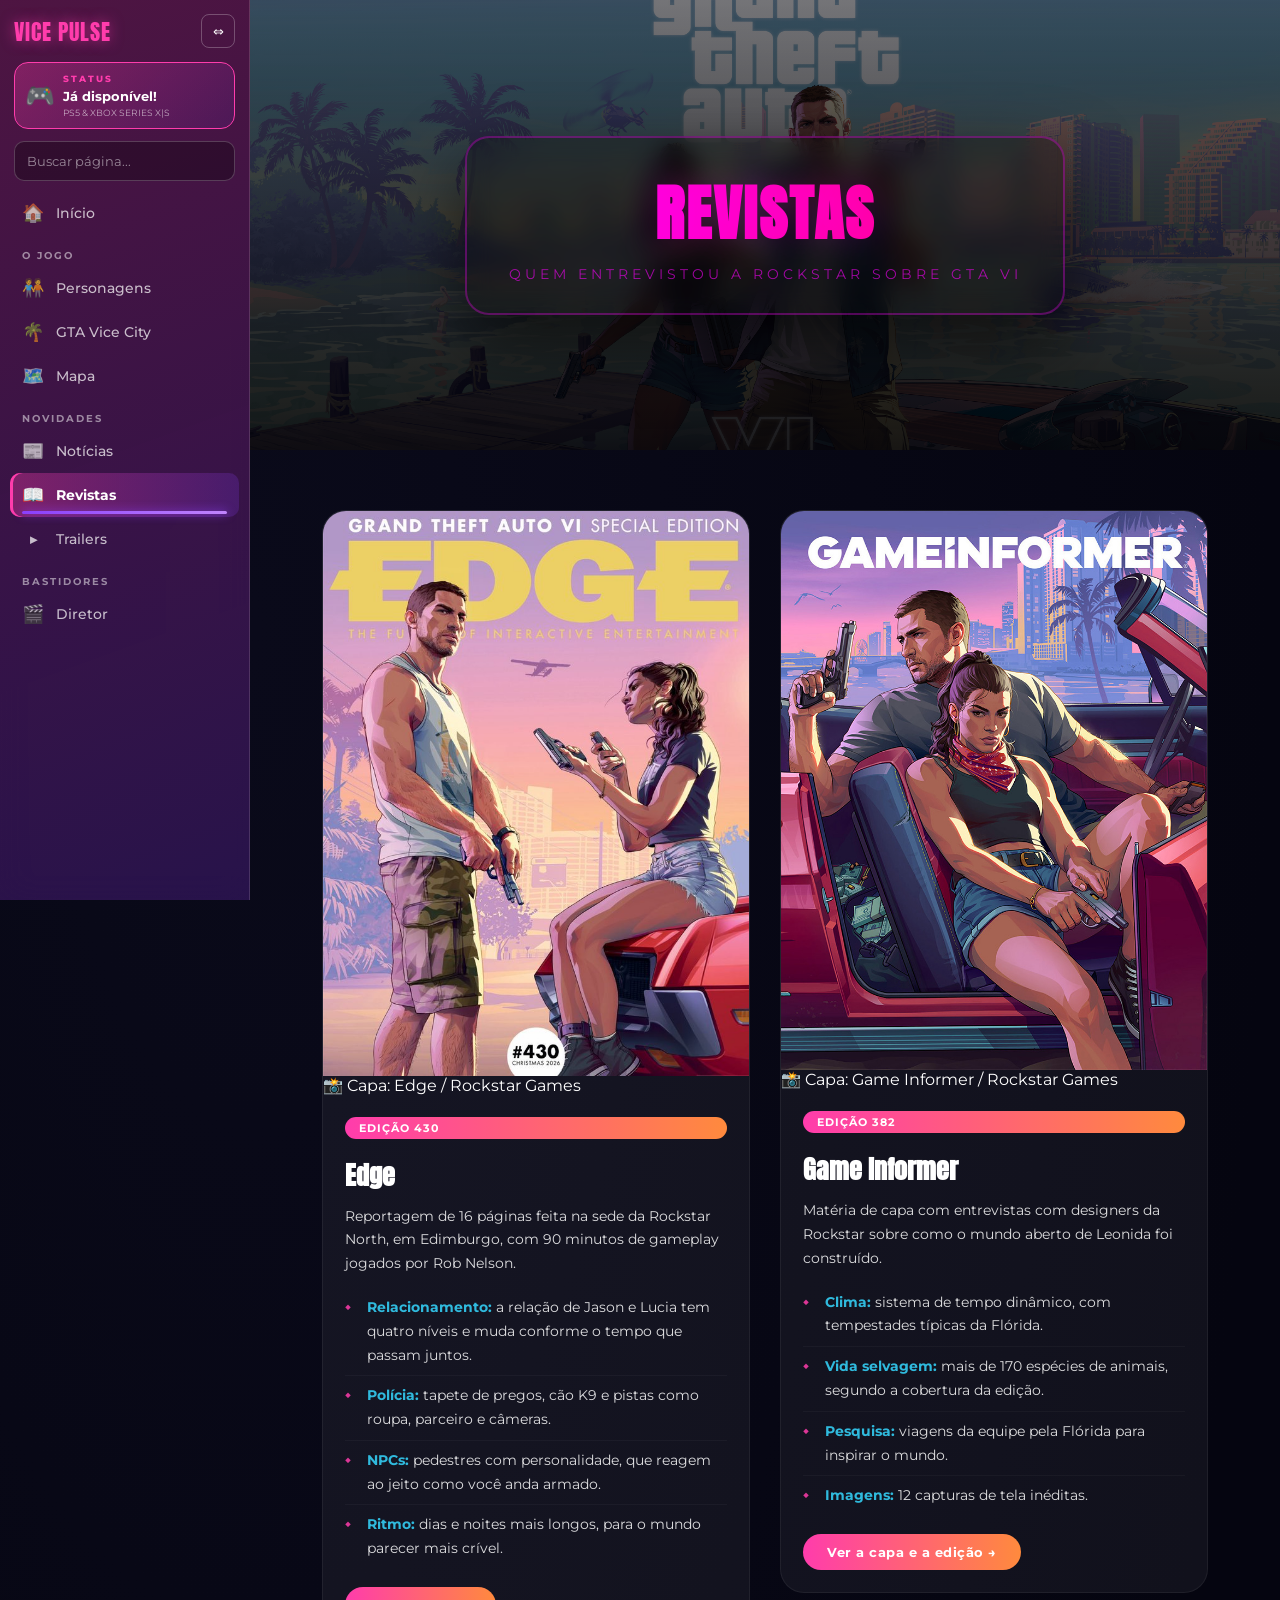
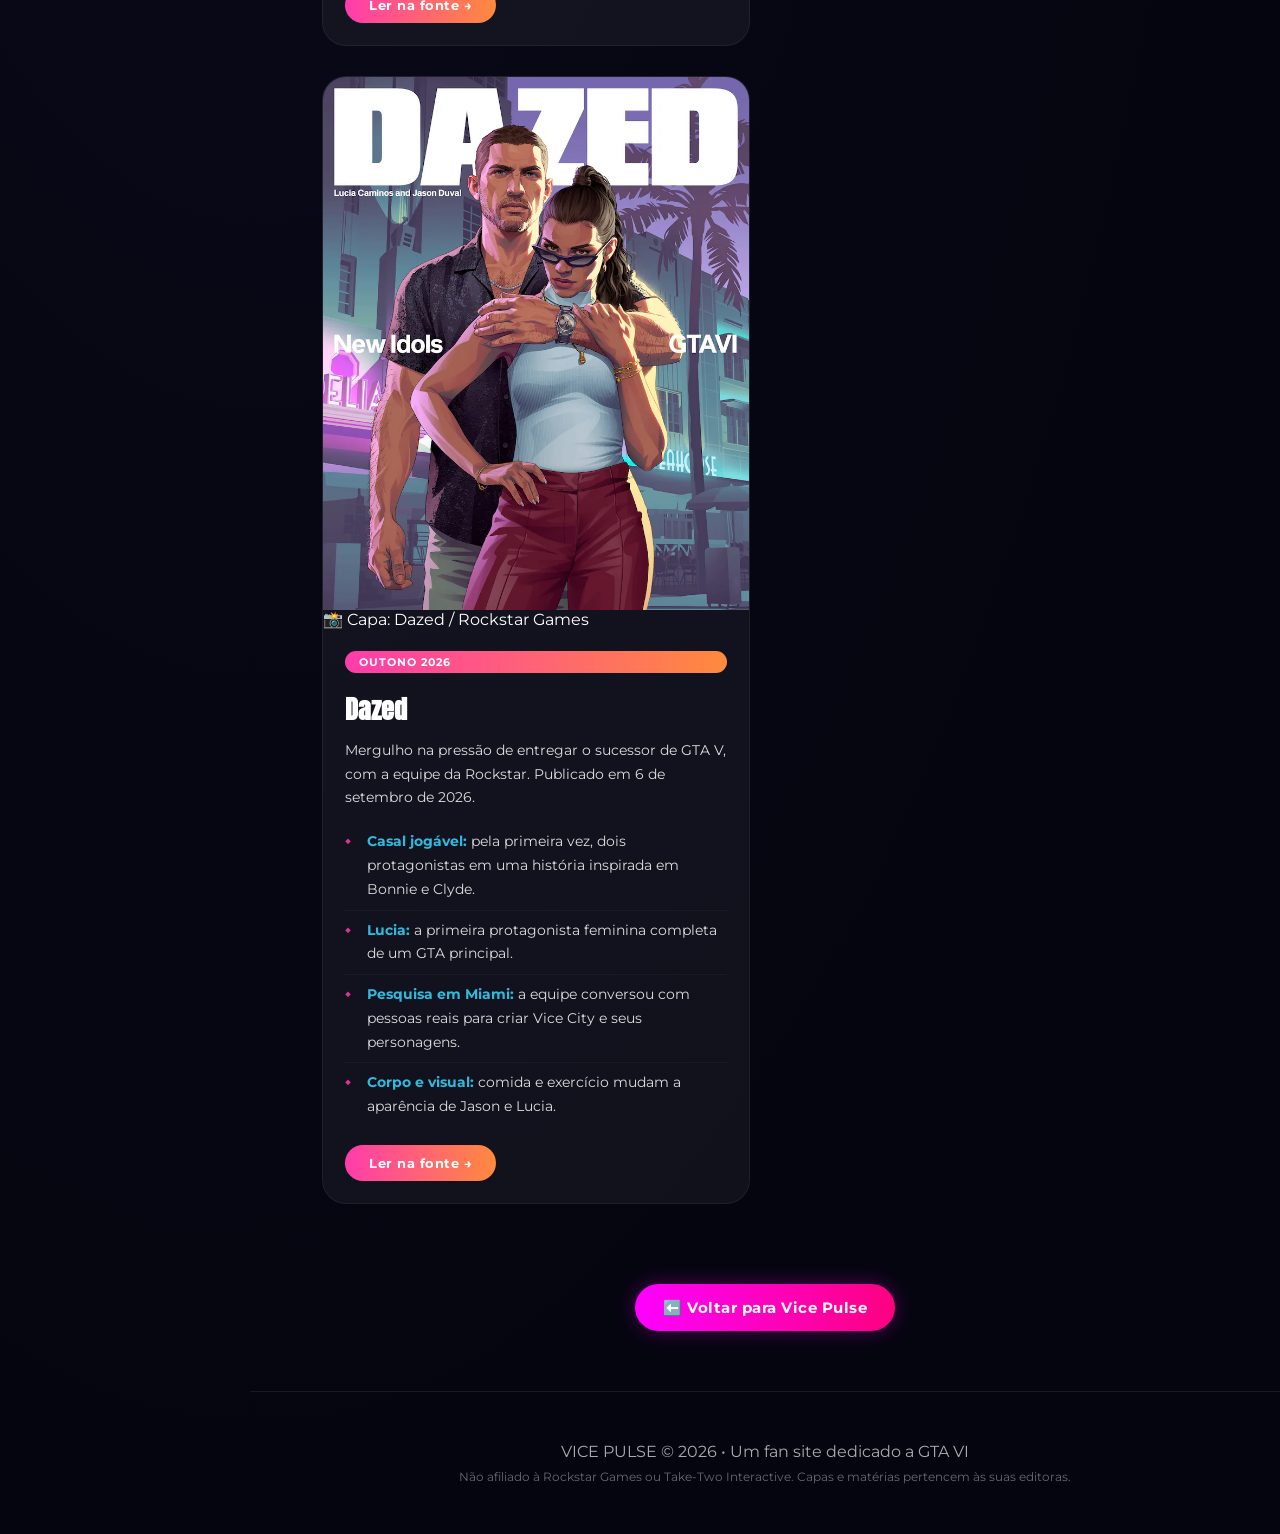
<file: revistas.html>
<!DOCTYPE html>
<html lang="pt-BR">

<head>
    <meta charset="UTF-8">
    <meta name="viewport" content="width=device-width, initial-scale=1.0">
    <title>Revistas • Vice Pulse</title>

    <!-- Meta tags -->
    <meta property="og:title" content="Revistas • Vice Pulse">
    <meta property="og:description" content="As revistas que entrevistaram a Rockstar sobre GTA VI">
    <meta name="theme-color" content="#ff3cac">

    <!-- Fontes -->
    <link rel="preconnect" href="https://fonts.googleapis.com">
    <link rel="preconnect" href="https://fonts.gstatic.com" crossorigin>
    <link href="https://fonts.googleapis.com/css2?family=Anton&family=Montserrat:wght@300;500;700&display=swap" rel="stylesheet">

    <!-- CSS -->
    <link rel="stylesheet" href="style.css">

    <!-- Favicon -->
    <link rel="icon" href="assets/favicon.ico" type="image/x-icon">
</head>

<body>

    <!-- NAVBAR -->
    <header class="navbar">
        <div class="brand">VICE PULSE</div>
        <nav>
            <a href="index.html">Início</a>
            <a href="personagens.html">Personagens</a>
            <a href="vice-city.html">GTA Vice City</a>
            <a href="noticias.html">Notícias</a>
            <a href="diretor.html">Diretor</a>
            <a href="revistas.html" class="active">Revistas</a>
            <a href="index.html#trailers">Trailers</a>
            <a href="index.html#map">Mapa</a>
        </nav>
    </header>

    <!-- HERO -->
    <section class="hero revistas-hero">
        <div class="overlay"></div>
        <div class="hero-content">
            <h1>REVISTAS</h1>
            <p class="subtitle">Quem entrevistou a Rockstar sobre GTA VI</p>
        </div>
    </section>

    <!-- ============================================
    CARDS DAS REVISTAS
    ============================================ -->

    <section class="section revistas-section">
        <div class="revistas-grid">

            <!-- EDGE -->
            <article class="revista-card">
                <div class="revista-capa">
                    <img src="assets/capa-edge.jpeg" alt="Capa da revista Edge, edição 430, com GTA VI" loading="lazy">
                </div>
                <p class="credito-imagem">📸 Capa: Edge / Rockstar Games</p>
                <div class="revista-info">
                    <span class="tag">EDIÇÃO 430</span>
                    <h3>Edge</h3>
                    <p class="revista-resumo">Reportagem de 16 páginas feita na sede da Rockstar North, em Edimburgo, com 90 minutos de gameplay jogados por Rob Nelson.</p>
                    <ul class="noticia-lista">
                        <li><strong>Relacionamento:</strong> a relação de Jason e Lucia tem quatro níveis e muda conforme o tempo que passam juntos.</li>
                        <li><strong>Polícia:</strong> tapete de pregos, cão K9 e pistas como roupa, parceiro e câmeras.</li>
                        <li><strong>NPCs:</strong> pedestres com personalidade, que reagem ao jeito como você anda armado.</li>
                        <li><strong>Ritmo:</strong> dias e noites mais longos, para o mundo parecer mais crível.</li>
                    </ul>
                    <a href="https://www.gamesradar.com/edge/gtavi-cover/" target="_blank" rel="noopener noreferrer" class="revista-link">Ler na fonte →</a>
                </div>
            </article>

            <!-- GAME INFORMER -->
            <article class="revista-card">
                <div class="revista-capa">
                    <img src="assets/capa-game-informer.jpg" alt="Capa da revista Game Informer, edição 382, com Jason e Lucia" loading="lazy">
                </div>
                <p class="credito-imagem">📸 Capa: Game Informer / Rockstar Games</p>
                <div class="revista-info">
                    <span class="tag">EDIÇÃO 382</span>
                    <h3>Game Informer</h3>
                    <p class="revista-resumo">Matéria de capa com entrevistas com designers da Rockstar sobre como o mundo aberto de Leonida foi construído.</p>
                    <ul class="noticia-lista">
                        <li><strong>Clima:</strong> sistema de tempo dinâmico, com tempestades típicas da Flórida.</li>
                        <li><strong>Vida selvagem:</strong> mais de 170 espécies de animais, segundo a cobertura da edição.</li>
                        <li><strong>Pesquisa:</strong> viagens da equipe pela Flórida para inspirar o mundo.</li>
                        <li><strong>Imagens:</strong> 12 capturas de tela inéditas.</li>
                    </ul>
                    <a href="https://gameinformer.com/cover-reveal/2026/09/25/cover-reveal-grand-theft-auto-vi" target="_blank" rel="noopener noreferrer" class="revista-link">Ver a capa e a edição →</a>
                </div>
            </article>

            <!-- DAZED -->
            <article class="revista-card">
                <div class="revista-capa">
                    <img src="assets/capa-dazed.webp" alt="Capa da revista Dazed, edição de outono de 2026, com GTA VI" loading="lazy">
                </div>
                <p class="credito-imagem">📸 Capa: Dazed / Rockstar Games</p>
                <div class="revista-info">
                    <span class="tag">OUTONO 2026</span>
                    <h3>Dazed</h3>
                    <p class="revista-resumo">Mergulho na pressão de entregar o sucessor de GTA V, com a equipe da Rockstar. Publicado em 6 de setembro de 2026.</p>
                    <ul class="noticia-lista">
                        <li><strong>Casal jogável:</strong> pela primeira vez, dois protagonistas em uma história inspirada em Bonnie e Clyde.</li>
                        <li><strong>Lucia:</strong> a primeira protagonista feminina completa de um GTA principal.</li>
                        <li><strong>Pesquisa em Miami:</strong> a equipe conversou com pessoas reais para criar Vice City e seus personagens.</li>
                        <li><strong>Corpo e visual:</strong> comida e exercício mudam a aparência de Jason e Lucia.</li>
                    </ul>
                    <a href="https://www.dazeddigital.com/life-culture/article/70859/1/gta-6-grand-theft-auto-vi-rockstar-exclusive-deep-dive-game-unparalleled-world" target="_blank" rel="noopener noreferrer" class="revista-link">Ler na fonte →</a>
                </div>
            </article>

        </div>
    </section>

    <!-- BOTÃO VOLTAR -->
    <section class="section" style="text-align: center; padding-top: 20px; padding-bottom: 60px;">
        <a href="index.html" class="vice-btn">⬅️ Voltar para Vice Pulse</a>
    </section>

    <!-- FOOTER -->
    <footer>
        <p>VICE PULSE © 2026 • Um fan site dedicado a GTA VI</p>
        <p style="margin-top: 8px; font-size: 12px; opacity: 0.6;">
            Não afiliado à Rockstar Games ou Take-Two Interactive. Capas e matérias pertencem às suas editoras.
        </p>
    </footer>

    <script src="script.js"></script>

</body>

</html>
</file>
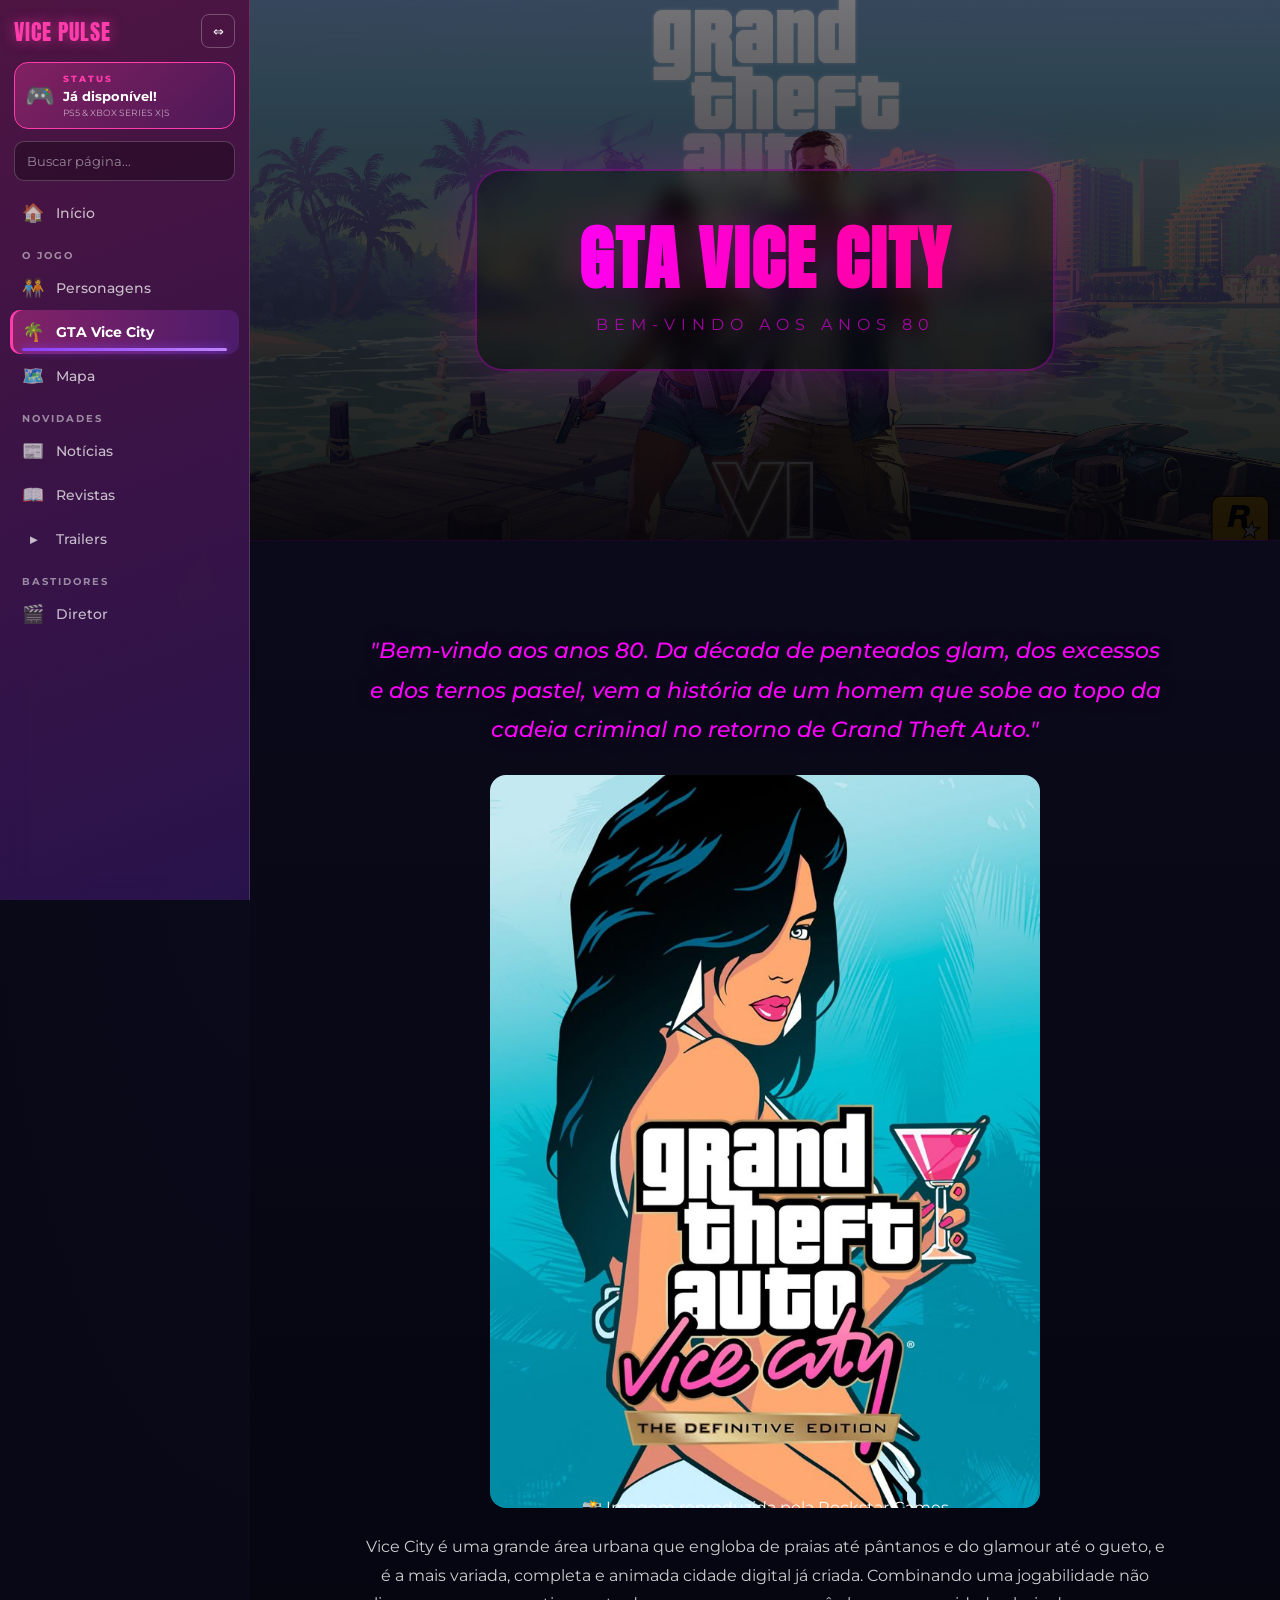
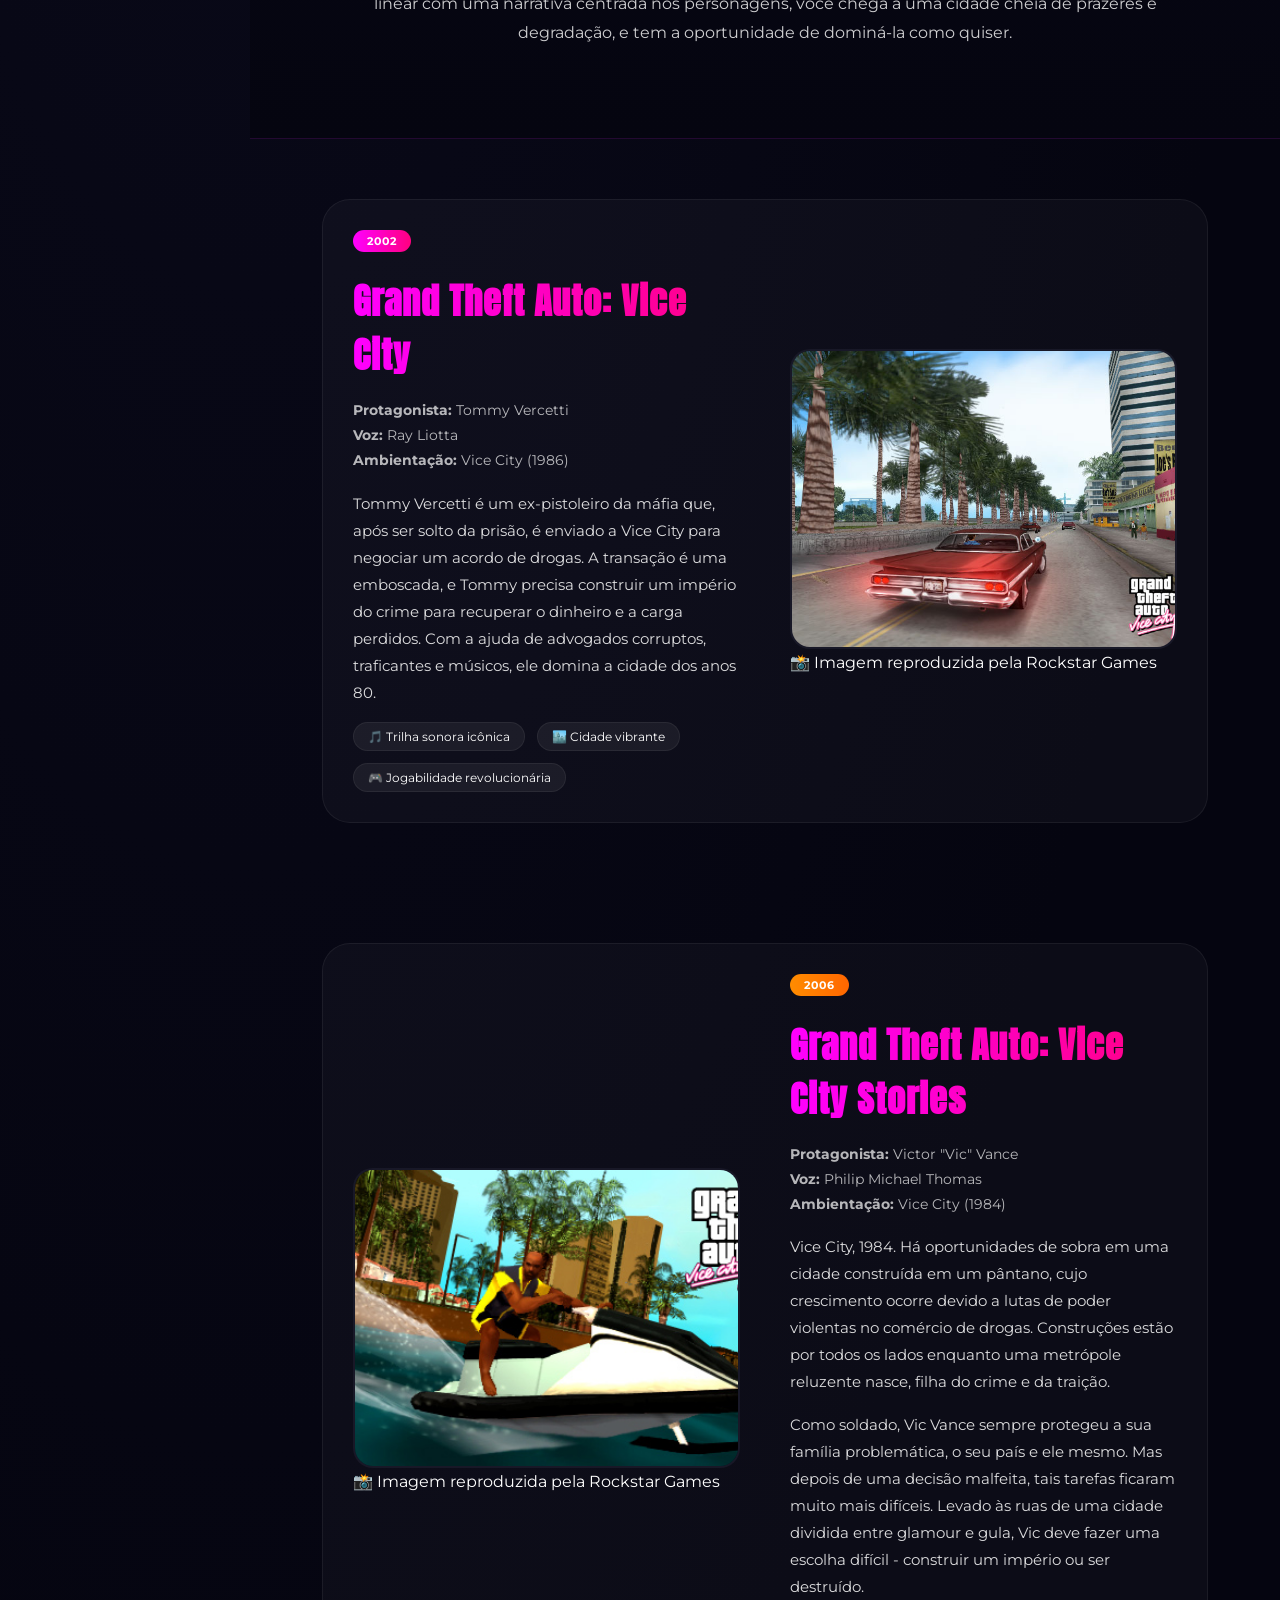
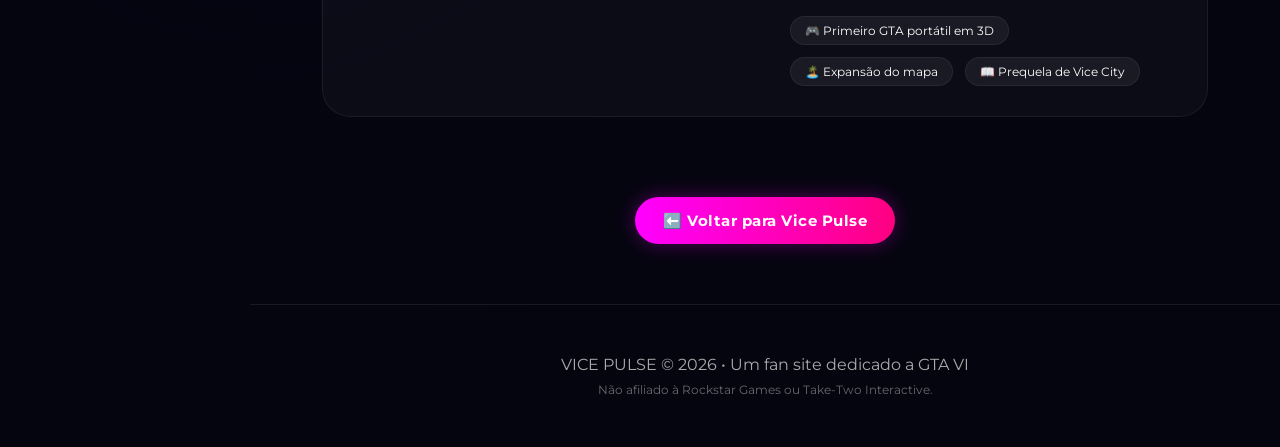
<file: vice-city.html>
<!DOCTYPE html>
<html lang="pt-BR">

<head>
    <meta charset="UTF-8">
    <meta name="viewport" content="width=device-width, initial-scale=1.0">
    <title>GTA Vice City • Vice Pulse</title>

    <!-- Meta tags -->
    <meta property="og:title" content="GTA Vice City • Vice Pulse">
    <meta property="og:description" content="Conheça a história de GTA Vice City e Vice City Stories">
    <meta name="theme-color" content="#ff00ff">

    <!-- Fontes -->
    <link rel="preconnect" href="https://fonts.googleapis.com">
    <link rel="preconnect" href="https://fonts.gstatic.com" crossorigin>
    <link href="https://fonts.googleapis.com/css2?family=Anton&family=Montserrat:wght@300;500;700&display=swap" rel="stylesheet">

    <!-- CSS -->
    <link rel="stylesheet" href="style.css">

    <!-- Favicon -->
    <link rel="icon" href="assets/favicon.ico" type="image/x-icon">
</head>

<body>

    <!-- NAVBAR -->
    <header class="navbar">
        <div class="brand">VICE PULSE</div>
        <nav>
            <a href="index.html">Início</a>
            <a href="personagens.html">Personagens</a>
            <a href="vice-city.html" class="active">GTA Vice City</a>
            <a href="noticias.html">Notícias</a>
            <a href="diretor.html">Diretor</a>
            <a href="index.html#trailers">Trailers</a>
            <a href="index.html#map">Mapa</a>
        </nav>
    </header>

    <!-- HERO RETRÔ -->
    <section class="hero vice-hero">
        <div class="overlay"></div>
        <div class="hero-content">
            <h1 style="font-size: clamp(40px, 8vw, 70px); font-family: 'Anton', sans-serif; background: linear-gradient(90deg, #ff00ff, #ff0080); background-clip: text; -webkit-background-clip: text; -webkit-text-fill-color: transparent;">
                GTA VICE CITY
            </h1>
            <p class="subtitle" style="font-size: 16px; letter-spacing: 6px; color: #ff00ff; text-shadow: 0 0 20px rgba(255,0,255,0.5);">
                BEM-VINDO AOS ANOS 80
            </p>
        </div>
    </section>

    <!-- ============================================
    INTRODUÇÃO COM A IMAGEM DA MULHER
    ============================================ -->

    <section class="section vice-intro">
        <div class="vice-container">

            <p class="vice-texto-destaque">
                "Bem-vindo aos anos 80. Da década de penteados glam, dos excessos e dos ternos pastel, 
                vem a história de um homem que sobe ao topo da cadeia criminal no retorno de Grand Theft Auto."
            </p>

            <div class="vice-intro-imagem">
                <img src="assets/vice.jpg" alt="GTA Vice City - Capa Clássica" loading="lazy">
                <p class="credito-imagem">📸 Imagem reproduzida pela Rockstar Games</p>
            </div>

            <p class="vice-texto">
                Vice City é uma grande área urbana que engloba de praias até pântanos e do glamour até o gueto, 
                e é a mais variada, completa e animada cidade digital já criada. Combinando uma jogabilidade 
                não linear com uma narrativa centrada nos personagens, você chega a uma cidade cheia de prazeres 
                e degradação, e tem a oportunidade de dominá-la como quiser.
            </p>

        </div>
    </section>

    <!-- ============================================
    GTA VICE CITY (2002)
    ============================================ -->

    <section class="section vice-game">
        <div class="vice-game-container">
            <div class="vice-game-info">
                <span class="tag" style="background: linear-gradient(90deg, #ff00ff, #ff0080);">2002</span>
                <h2>Grand Theft Auto: Vice City</h2>
                <p class="vice-game-desc">
                    <strong>Protagonista:</strong> Tommy Vercetti<br>
                    <strong>Voz:</strong> Ray Liotta<br>
                    <strong>Ambientação:</strong> Vice City (1986)
                </p>
                <p class="vice-game-historia">
                    Tommy Vercetti é um ex-pistoleiro da máfia que, após ser solto da prisão, é enviado a Vice City 
                    para negociar um acordo de drogas. A transação é uma emboscada, e Tommy precisa construir um 
                    império do crime para recuperar o dinheiro e a carga perdidos. Com a ajuda de advogados corruptos, 
                    traficantes e músicos, ele domina a cidade dos anos 80.
                </p>
                <div class="vice-curiosidades">
                    <span>🎵 Trilha sonora icônica</span>
                    <span>🏙️ Cidade vibrante</span>
                    <span>🎮 Jogabilidade revolucionária</span>
                </div>
            </div>
            <div class="vice-game-imagem">
                <img src="assets/7c3466bd07d09ec14c9555505ea4e6af.jpg" alt="GTA Vice City - Carro" loading="lazy">
                <p class="credito-imagem">📸 Imagem reproduzida pela Rockstar Games</p>
            </div>
        </div>
    </section>

    <!-- ============================================
    VICE CITY STORIES (2006)
    ============================================ -->

    <section class="section vice-game reverse">
        <div class="vice-game-container">
            <div class="vice-game-info">
                <span class="tag" style="background: linear-gradient(90deg, #ff8c00, #ff6600);">2006</span>
                <h2>Grand Theft Auto: Vice City Stories</h2>
                <p class="vice-game-desc">
                    <strong>Protagonista:</strong> Victor "Vic" Vance<br>
                    <strong>Voz:</strong> Philip Michael Thomas<br>
                    <strong>Ambientação:</strong> Vice City (1984)
                </p>
                <p class="vice-game-historia">
                    Vice City, 1984. Há oportunidades de sobra em uma cidade construída em um pântano, cujo crescimento 
                    ocorre devido a lutas de poder violentas no comércio de drogas. Construções estão por todos os lados 
                    enquanto uma metrópole reluzente nasce, filha do crime e da traição.
                </p>
                <p class="vice-game-historia" style="margin-top: 12px;">
                    Como soldado, Vic Vance sempre protegeu a sua família problemática, o seu país e ele mesmo. 
                    Mas depois de uma decisão malfeita, tais tarefas ficaram muito mais difíceis. Levado às ruas 
                    de uma cidade dividida entre glamour e gula, Vic deve fazer uma escolha difícil - construir 
                    um império ou ser destruído.
                </p>
                <div class="vice-curiosidades">
                    <span>🎮 Primeiro GTA portátil em 3D</span>
                    <span>🏝️ Expansão do mapa</span>
                    <span>📖 Prequela de Vice City</span>
                </div>
            </div>
            <div class="vice-game-imagem">
                <img src="assets/vic.jpg" alt="GTA Vice City Stories" loading="lazy">
                <p class="credito-imagem">📸 Imagem reproduzida pela Rockstar Games</p>
            </div>
        </div>
    </section>

    <!-- ============================================
    BOTÃO VOLTAR
    ============================================ -->

    <section class="section" style="text-align: center; padding-top: 20px; padding-bottom: 60px;">
        <a href="index.html" class="vice-btn">⬅️ Voltar para Vice Pulse</a>
    </section>

    <!-- ============================================
    FOOTER
    ============================================ -->

    <footer>
        <p>VICE PULSE © 2026 • Um fan site dedicado a GTA VI</p>
        <p style="margin-top: 8px; font-size: 12px; opacity: 0.6;">
            Não afiliado à Rockstar Games ou Take-Two Interactive.
        </p>
    </footer>

    <script src="script.js"></script>

</body>

</html>
</file>
<file: style.css>
* {
    margin: 0;
    padding: 0;
    box-sizing: border-box;
}

:root {
    --pink: #ff3cac;
    --orange: #ff8a3d;
    --yellow: #ffd166;
    --cyan: #35d8ff;
    --bg: #050510;
}

html {
    scroll-behavior: smooth;
}

body {
    font-family: "Montserrat", sans-serif;
    background: radial-gradient(ellipse at 20% 20%, #0a0a1a, #050510 70%);
    color: white;
    overflow-x: hidden;
}

::-webkit-scrollbar {
    width: 8px;
}
::-webkit-scrollbar-track {
    background: var(--bg);
}
::-webkit-scrollbar-thumb {
    background: linear-gradient(var(--pink), var(--orange));
    border-radius: 999px;
}

/* ============================================
NAVBAR
============================================ */

.navbar {
    position: fixed;
    top: 0;
    width: 100%;
    display: flex;
    justify-content: space-between;
    align-items: center;
    padding: 18px 7%;
    background: rgba(5, 5, 16, 0.35);
    backdrop-filter: blur(20px);
    z-index: 1000;
    border-bottom: 1px solid rgba(255, 255, 255, 0.08);
}

.brand {
    font-family: "Anton", sans-serif;
    font-size: 34px;
    letter-spacing: 2px;
    color: var(--pink);
}

.navbar nav {
    display: flex;
    gap: 28px;
}

.navbar a {
    text-decoration: none;
    color: white;
    font-weight: 500;
    transition: 0.3s;
    position: relative;
}

.navbar a::after {
    content: '';
    display: block;
    width: 0;
    height: 2px;
    background: var(--pink);
    transition: width 0.3s;
    margin-top: 4px;
}

.navbar a:hover {
    color: var(--pink);
}

.navbar a:hover::after {
    width: 100%;
}

.navbar a.active {
    color: var(--pink);
}

.navbar a.active::after {
    width: 100%;
}

/* ============================================
HERO / LANÇAMENTO
============================================ */

.hero {
    height: 100vh;
    min-height: 520px;
    max-height: 900px;
    background:
        linear-gradient(rgba(5, 5, 16, 0.4), rgba(5, 5, 16, 0.7)),
        url("assets/bg.jpg") center/cover no-repeat;
    display: flex;
    justify-content: center;
    align-items: center;
    position: relative;
    transition: background-position 0.1s ease-out;
}

.overlay {
    position: absolute;
    inset: 0;
    background: linear-gradient(rgba(0, 0, 0, 0.25), rgba(0, 0, 0, 0.65));
}

.hero-content {
    position: relative;
    z-index: 2;
    text-align: center;
    padding: 35px 40px;
    width: min(580px, 92vw);
    background: rgba(18, 18, 30, 0.5);
    backdrop-filter: blur(32px);
    border: 1px solid rgba(255, 255, 255, 0.12);
    border-radius: 28px;
    box-shadow: 0 30px 70px rgba(0, 0, 0, 0.6);
}

.hero h1 {
    font-family: "Anton", sans-serif;
    font-size: clamp(42px, 7vw, 70px);
    background: linear-gradient(90deg, #ff00ff, #ff0080);
    background-clip: text;
    -webkit-background-clip: text;
    -webkit-text-fill-color: transparent;
    text-shadow: 0 0 40px rgba(255, 0, 255, 0.2);
    letter-spacing: 2px;
}

.subtitle {
    font-size: clamp(11px, 1.2vw, 14px);
    margin-top: 4px;
    letter-spacing: 3px;
    opacity: 0.6;
    color: #ff00ff;
    text-transform: uppercase;
}

/* NOVO CONTADOR DE DIAS */
.launched-badge {
    display: inline-flex;
    align-items: center;
    justify-content: center;
    gap: 12px;
    margin-top: 20px;
    padding: 12px 28px;
    background: rgba(255, 0, 255, 0.08);
    border: 1px solid rgba(255, 0, 255, 0.25);
    border-radius: 999px;
    backdrop-filter: blur(10px);
    box-shadow: 0 0 30px rgba(255, 0, 255, 0.1);
}

.launched-label {
    font-size: 11px;
    letter-spacing: 2px;
    text-transform: uppercase;
    opacity: 0.75;
    color: #ff00ff;
    font-weight: 600;
}

.days-since {
    font-family: "Anton", sans-serif;
    font-size: 38px;
    color: #ff00ff;
    text-shadow: 
        0 0 20px rgba(255, 0, 255, 0.5),
        0 0 40px rgba(255, 0, 255, 0.2);
    line-height: 1;
    letter-spacing: 2px;
}

.release {
    margin-top: 12px;
    letter-spacing: 2px;
    font-size: clamp(9px, 0.9vw, 12px);
    opacity: 0.5;
    text-transform: uppercase;
    color: #ff00ff;
}

/* ============================================
SEÇÕES E CARDS
============================================ */

.section {
    padding: 90px 7%;
}

.section h2 {
    font-size: 42px;
    margin-bottom: 35px;
    color: var(--pink);
    font-family: "Anton", sans-serif;
    letter-spacing: 1px;
}

.cards {
    display: grid;
    grid-template-columns: repeat(auto-fit, minmax(300px, 1fr));
    gap: 24px;
}

.card,
.video-card {
    background: rgba(255, 255, 255, 0.05);
    border-radius: 22px;
    overflow: hidden;
    backdrop-filter: blur(16px);
    transition: 0.35s;
    border: 1px solid rgba(255, 255, 255, 0.06);
}

.card:hover,
.video-card:hover {
    transform: translateY(-8px);
    box-shadow: 0 0 35px rgba(255, 60, 160, 0.35);
}

.card img {
    width: 100%;
    height: auto;
    display: block;
}

.tag {
    display: inline-block;
    padding: 4px 14px;
    border-radius: 999px;
    font-size: 11px;
    font-weight: 700;
    letter-spacing: 1px;
    background: linear-gradient(90deg, var(--pink), var(--orange));
    color: #fff;
    margin-bottom: 10px;
    text-transform: uppercase;
}

.content {
    padding: 22px;
}

.content h3 {
    margin-bottom: 10px;
    font-size: 18px;
}

.content p {
    opacity: 0.8;
    line-height: 1.6;
}

.capa-personagens-link {
    margin-top: 20px;
    padding-top: 16px;
    border-top: 1px solid rgba(255, 255, 255, 0.06);
}

.capa-personagens-link a {
    color: var(--pink);
    text-decoration: none;
    font-size: 13px;
    opacity: 0.4;
    transition: 0.3s;
    display: inline-flex;
    align-items: center;
    gap: 6px;
    font-weight: 500;
    letter-spacing: 0.3px;
}

.capa-personagens-link a:hover {
    opacity: 1;
}

.vice-btn {
    display: inline-block;
    padding: 14px 28px;
    border-radius: 999px;
    background: linear-gradient(90deg, #ff00ff, #ff0080);
    color: white;
    font-weight: 700;
    text-decoration: none;
    transition: 0.3s;
    font-size: 15px;
    letter-spacing: 0.5px;
    box-shadow: 0 0 20px rgba(255, 0, 255, 0.3);
    border: none;
    cursor: pointer;
}

.vice-btn:hover {
    transform: scale(1.05);
    box-shadow: 0 0 40px rgba(255, 0, 255, 0.6);
}

/* ============================================
TRAILERS
============================================ */

.video-grid {
    display: grid;
    grid-template-columns: repeat(auto-fit, minmax(320px, 1fr));
    gap: 24px;
}

.video-card .tag {
    background: linear-gradient(90deg, #ff3cac, #ff8a3d);
    font-size: 10px;
    padding: 3px 12px;
}

.video-card .content h3 {
    font-family: "Anton", sans-serif;
    font-size: 20px;
    letter-spacing: 0.5px;
    margin-top: 4px;
}

.video-card .content p {
    font-size: 14px;
    line-height: 1.6;
    opacity: 0.8;
    margin: 8px 0 12px;
}

.video-thumb .thumb-link {
    position: relative;
    display: block;
    overflow: hidden;
    text-decoration: none;
    cursor: pointer;
}

.video-thumb .thumb-link img {
    width: 100%;
    height: 200px;
    object-fit: cover;
    transition: transform 0.3s;
}

.video-thumb:hover .thumb-link img {
    transform: scale(1.05);
}

.play-overlay {
    position: absolute;
    inset: 0;
    background: rgba(0, 0, 0, 0.4);
    display: flex;
    align-items: center;
    justify-content: center;
    transition: background 0.3s;
}

.video-thumb:hover .play-overlay {
    background: rgba(0, 0, 0, 0.2);
}

.play-btn {
    width: 70px;
    height: 70px;
    background: rgba(255, 60, 172, 0.9);
    border-radius: 50%;
    display: flex;
    align-items: center;
    justify-content: center;
    font-size: 30px;
    color: white;
    transition: 0.3s;
    box-shadow: 0 0 30px rgba(255, 60, 172, 0.4);
    padding-left: 6px;
}

.video-thumb:hover .play-btn {
    transform: scale(1.1);
    box-shadow: 0 0 50px rgba(255, 60, 172, 0.6);
}

.watch-btn {
    display: inline-flex;
    align-items: center;
    gap: 8px;
    padding: 10px 24px;
    border-radius: 999px;
    text-decoration: none;
    font-weight: 700;
    font-size: 13px;
    background: linear-gradient(90deg, var(--pink), var(--orange));
    color: white;
    transition: 0.3s;
    border: none;
    cursor: pointer;
    letter-spacing: 0.5px;
}

.watch-btn:hover {
    transform: translateY(-3px) scale(1.04);
    box-shadow: 0 0 25px rgba(255, 60, 160, 0.45);
}

.watch-btn::before {
    content: "▶";
    font-size: 12px;
    margin-right: 4px;
}

/* ============================================
MAPA E RODAPÉ
============================================ */

.map-card {
    border-radius: 28px;
    overflow: hidden;
    background: rgba(255, 255, 255, 0.05);
}

.map-card img {
    width: 100%;
    height: auto;
}

footer {
    padding: 50px;
    text-align: center;
    color: #aaa;
    border-top: 1px solid rgba(255, 255, 255, 0.08);
}

.section {
    opacity: 0;
    transform: translateY(30px);
    animation: fadeUp 0.8s ease forwards;
}

@keyframes fadeUp {
    to {
        opacity: 1;
        transform: translateY(0);
    }
}

#news { animation-delay: 0.1s; }
#capa { animation-delay: 0.15s; }
#trailers { animation-delay: 0.2s; }
#map { animation-delay: 0.25s; }

/* ============================================
PÁGINA VICE CITY - RETRÔ ANOS 80
============================================ */

.vice-hero {
    background:
        linear-gradient(rgba(5, 5, 16, 0.4), rgba(5, 5, 16, 0.7)),
        url("assets/bg.jpg") center/cover no-repeat;
    min-height: 60vh;
    height: 60vh;
}

.vice-hero .hero-content {
    background: rgba(0, 0, 0, 0.3);
    backdrop-filter: blur(10px);
    border: 2px solid rgba(255, 0, 255, 0.3);
    box-shadow: 0 0 60px rgba(255, 0, 255, 0.2);
}

.vice-intro {
    background: linear-gradient(180deg, #0a0a1a, #050510);
    border-top: 1px solid rgba(255, 0, 255, 0.1);
    border-bottom: 1px solid rgba(255, 0, 255, 0.1);
}

.vice-container {
    max-width: 800px;
    margin: 0 auto;
    text-align: center;
}

.vice-texto-destaque {
    font-size: 22px;
    line-height: 1.8;
    color: #ff00ff;
    font-weight: 500;
    text-shadow: 0 0 30px rgba(255, 0, 255, 0.2);
    margin-bottom: 20px;
    font-style: italic;
}

.vice-texto {
    font-size: 16px;
    line-height: 1.8;
    opacity: 0.8;
}

.vice-game {
    padding: 60px 7%;
}

.vice-game.reverse .vice-game-container {
    flex-direction: row-reverse;
}

.vice-game-container {
    display: flex;
    gap: 50px;
    align-items: center;
    background: rgba(255, 255, 255, 0.03);
    border-radius: 28px;
    padding: 30px;
    border: 1px solid rgba(255, 255, 255, 0.06);
    transition: 0.3s;
}

.vice-game-container:hover {
    transform: translateY(-5px);
    box-shadow: 0 0 40px rgba(255, 0, 255, 0.1);
}

.vice-game-info {
    flex: 1;
}

.vice-game-info h2 {
    font-family: "Anton", sans-serif;
    font-size: 36px;
    margin: 12px 0 16px;
    background: linear-gradient(90deg, #ff00ff, #ff0080);
    background-clip: text;
    -webkit-background-clip: text;
    -webkit-text-fill-color: transparent;
}

.vice-game-desc {
    font-size: 14px;
    opacity: 0.7;
    line-height: 1.8;
    margin-bottom: 16px;
}

.vice-game-historia {
    font-size: 15px;
    line-height: 1.8;
    opacity: 0.85;
    margin-bottom: 16px;
}

.vice-curiosidades {
    display: flex;
    flex-wrap: wrap;
    gap: 12px;
    margin-top: 12px;
}

.vice-curiosidades span {
    background: rgba(255, 255, 255, 0.06);
    padding: 6px 14px;
    border-radius: 999px;
    font-size: 12px;
    border: 1px solid rgba(255, 255, 255, 0.06);
}

.vice-intro-imagem {
    margin: 25px auto;
    max-width: 550px;
    border-radius: 16px;
    overflow: hidden;
    line-height: 0;
}

.vice-intro-imagem img {
    width: 100%;
    height: auto;
    display: block;
}

.vice-game-imagem {
    flex: 1;
    min-width: 0;
}

.vice-game-imagem img {
    width: 100%;
    height: 300px;
    object-fit: cover;
    border-radius: 20px;
    background: #0a0a1a;
    border: 2px solid rgba(255, 255, 255, 0.06);
    transition: 0.3s;
}

.vice-game-imagem img:hover {
    transform: scale(1.02);
    border-color: #ff00ff;
}

/* ============================================
PÁGINA DE PERSONAGENS
============================================ */

.personagens-hero {
    min-height: 50vh;
    height: 50vh;
    background:
        linear-gradient(rgba(5, 5, 16, 0.4), rgba(5, 5, 16, 0.7)),
        url("assets/bg.jpg") center/cover no-repeat;
    display: flex;
    justify-content: center;
    align-items: center;
    position: relative;
}

.personagens-hero .hero-content {
    padding: 30px 40px;
    width: min(600px, 90vw);
    background: rgba(0, 0, 0, 0.3);
    backdrop-filter: blur(12px);
    border: 2px solid rgba(255, 0, 255, 0.3);
    border-radius: 24px;
    text-align: center;
    box-shadow: 0 0 60px rgba(255, 0, 255, 0.1);
}

.personagens-hero h1 {
    font-size: clamp(40px, 6vw, 60px);
    font-family: "Anton", sans-serif;
    background: linear-gradient(90deg, #ff00ff, #ff0080);
    background-clip: text;
    -webkit-background-clip: text;
    -webkit-text-fill-color: transparent;
    letter-spacing: 2px;
}

.personagens-hero .subtitle {
    font-size: 14px;
    letter-spacing: 4px;
    opacity: 0.7;
    margin-top: 6px;
    color: #ff00ff;
    text-shadow: 0 0 20px rgba(255, 0, 255, 0.2);
}

.personagem-detalhe {
    padding: 60px 7%;
}

.personagem-detalhe.reverse .personagem-container {
    flex-direction: row-reverse;
}

.personagem-container {
    display: flex;
    gap: 50px;
    align-items: center;
    background: rgba(255, 255, 255, 0.05);
    border-radius: 28px;
    padding: 30px;
    backdrop-filter: blur(16px);
    border: 1px solid rgba(255, 255, 255, 0.06);
    transition: 0.3s;
}

.personagem-container:hover {
    transform: translateY(-5px);
    box-shadow: 0 0 40px rgba(255, 60, 160, 0.2);
}

.personagem-imagem {
    flex: 1;
    min-width: 0;
}

.personagem-imagem img {
    width: 100%;
    height: 280px;
    object-fit: cover;
    border-radius: 20px;
    background: #0a0a1a;
}

.personagem-info {
    flex: 1;
    padding: 20px;
}

.personagem-info h2 {
    font-family: "Anton", sans-serif;
    font-size: 42px;
    margin: 10px 0 15px;
    background: linear-gradient(90deg, var(--pink), var(--orange));
    background-clip: text;
    -webkit-background-clip: text;
    -webkit-text-fill-color: transparent;
}

.personagem-descricao {
    font-size: 16px;
    line-height: 1.8;
    opacity: 0.85;
    margin-bottom: 20px;
}

.secundarios-grid {
    display: grid;
    grid-template-columns: repeat(auto-fit, minmax(280px, 1fr));
    gap: 24px;
}

.character-card {
    background: rgba(255, 255, 255, 0.05);
    border-radius: 22px;
    overflow: hidden;
    backdrop-filter: blur(16px);
    transition: 0.35s;
    border: 1px solid rgba(255, 255, 255, 0.06);
    display: flex;
    flex-direction: column;
}

.character-card:hover {
    transform: translateY(-8px);
    box-shadow: 0 0 35px rgba(255, 60, 160, 0.35);
}

.character-card img {
    width: 100%;
    height: 200px;
    object-fit: cover;
    background: #0a0a1a;
}

.character-card .character-info {
    padding: 22px;
    flex: 1;
    display: flex;
    flex-direction: column;
}

.character-card h3 {
    font-family: "Anton", sans-serif;
    font-size: 24px;
    margin: 8px 0 12px;
    background: linear-gradient(90deg, var(--pink), var(--orange));
    background-clip: text;
    -webkit-background-clip: text;
    -webkit-text-fill-color: transparent;
}

.character-quote {
    font-style: italic;
    color: var(--cyan);
    font-size: 15px;
    margin: 8px 0 12px;
    padding-left: 15px;
    border-left: 3px solid var(--pink);
    opacity: 0.9;
}

.character-bio {
    font-size: 14px;
    line-height: 1.7;
    opacity: 0.85;
    margin-bottom: 10px;
    flex: 1;
}

.galeria-section {
    padding: 60px 7%;
}

.galeria-section h2 {
    font-size: 42px;
    margin-bottom: 35px;
    color: var(--pink);
    font-family: "Anton", sans-serif;
    letter-spacing: 1px;
}

.galeria-grid {
    display: grid;
    grid-template-columns: repeat(4, 1fr);
    gap: 20px;
}

.galeria-grid img {
    width: 100%;
    height: 160px;
    object-fit: cover;
    border-radius: 16px;
    background: #0a0a1a;
    transition: 0.3s;
}

.galeria-grid img:hover {
    transform: scale(1.05);
    box-shadow: 0 0 30px rgba(255, 60, 160, 0.3);
}

/* ============================================
PÁGINA DO DIRETOR (ROB NELSON)
============================================ */

.diretor-hero {
    min-height: 50vh;
    height: 50vh;
    background:
        linear-gradient(rgba(5, 5, 16, 0.4), rgba(5, 5, 16, 0.7)),
        url("assets/bg.jpg") center/cover no-repeat;
    display: flex;
    justify-content: center;
    align-items: center;
    position: relative;
}

.diretor-hero .hero-content {
    padding: 30px 40px;
    width: min(600px, 90vw);
    background: rgba(0, 0, 0, 0.3);
    backdrop-filter: blur(12px);
    border: 2px solid rgba(255, 0, 255, 0.3);
    border-radius: 24px;
    text-align: center;
}

.diretor-hero h1 {
    font-size: clamp(40px, 6vw, 60px);
    font-family: "Anton", sans-serif;
    background: linear-gradient(90deg, #ff00ff, #ff0080);
    background-clip: text;
    -webkit-background-clip: text;
    -webkit-text-fill-color: transparent;
    letter-spacing: 2px;
}

.diretor-hero .subtitle {
    font-size: 14px;
    letter-spacing: 4px;
    opacity: 0.6;
    margin-top: 6px;
    color: #ff00ff;
}

.diretor-sobre {
    padding: 60px 7%;
}

.diretor-container {
    display: flex;
    gap: 50px;
    align-items: center;
    background: rgba(255, 255, 255, 0.05);
    border-radius: 28px;
    padding: 30px;
    backdrop-filter: blur(16px);
    border: 1px solid rgba(255, 255, 255, 0.06);
    transition: 0.3s;
}

.diretor-container:hover {
    transform: translateY(-5px);
    box-shadow: 0 0 40px rgba(255, 60, 160, 0.2);
}

.diretor-imagem {
    flex: 0 0 300px;
}

.diretor-imagem img {
    width: 100%;
    height: 350px;
    object-fit: cover;
    border-radius: 20px;
    background: #0a0a1a;
}

.diretor-info {
    flex: 1;
}

.diretor-info h2 {
    font-family: "Anton", sans-serif;
    font-size: 42px;
    margin: 10px 0 15px;
    background: linear-gradient(90deg, var(--pink), var(--orange));
    background-clip: text;
    -webkit-background-clip: text;
    -webkit-text-fill-color: transparent;
}

.diretor-bio {
    font-size: 16px;
    line-height: 1.8;
    opacity: 0.85;
}

.diretor-carreira {
    padding: 60px 7%;
}

.diretor-carreira h2 {
    font-size: 42px;
    margin-bottom: 35px;
    color: var(--pink);
    font-family: "Anton", sans-serif;
    letter-spacing: 1px;
}

.carreira-timeline {
    display: flex;
    flex-direction: column;
    gap: 16px;
    max-width: 800px;
    margin: 0 auto;
}

.timeline-item {
    display: flex;
    gap: 24px;
    align-items: stretch;
}

.timeline-ano {
    flex: 0 0 140px;
    font-family: "Anton", sans-serif;
    font-size: 22px;
    color: #ff00ff;
    text-align: right;
    padding-top: 12px;
    text-shadow: 0 0 20px rgba(255, 0, 255, 0.2);
}

.timeline-card {
    flex: 1;
    background: rgba(255, 255, 255, 0.05);
    border-radius: 16px;
    padding: 16px 22px;
    border: 1px solid rgba(255, 255, 255, 0.06);
    transition: 0.3s;
    border-left-width: 4px !important;
    border-left-style: solid !important;
}

.timeline-card:hover {
    transform: translateX(6px);
    box-shadow: 0 0 30px rgba(255, 60, 160, 0.15);
}

.timeline-card h3 {
    font-family: "Anton", sans-serif;
    font-size: 20px;
    color: #fff;
}

.timeline-funcao {
    font-size: 14px;
    opacity: 0.7;
    margin-top: 2px;
}

.timeline-content {
    display: flex;
    align-items: center;
    gap: 15px;
    width: 100%;
}

.timeline-texto {
    flex: 1;
}

.timeline-capa {
    flex: 0 0 96px;
    height: 128px;
    border-radius: 8px;
    overflow: hidden;
    background: #0a0a1a;
    border: 2px solid rgba(255, 255, 255, 0.1);
    transition: 0.3s;
}

.timeline-capa img {
    width: 100%;
    height: 100%;
    object-fit: contain;
    display: block;
    cursor: zoom-in;
}

.lightbox {
    position: fixed;
    inset: 0;
    background: rgba(5, 5, 16, 0.92);
    display: none;
    align-items: center;
    justify-content: center;
    z-index: 2000;
    padding: 20px;
}

.lightbox.aberto {
    display: flex;
}

.lightbox-img {
    max-width: 90vw;
    max-height: 90vh;
    object-fit: contain;
    border-radius: 12px;
    box-shadow: 0 0 60px rgba(255, 60, 172, 0.4);
}

.lightbox-fechar {
    position: absolute;
    top: 16px;
    right: 28px;
    background: none;
    border: none;
    color: #fff;
    font-size: 44px;
    line-height: 1;
    cursor: pointer;
    transition: 0.3s;
}

.lightbox-fechar:hover {
    color: var(--pink);
}

.timeline-capa:hover {
    transform: scale(1.1);
    border-color: var(--pink);
    box-shadow: 0 0 20px rgba(255, 60, 160, 0.3);
}

/* ============================================
PÁGINA DE NOTÍCIAS
============================================ */

.noticias-hero {
    min-height: 50vh;
    height: 50vh;
    background:
        linear-gradient(rgba(5, 5, 16, 0.4), rgba(5, 5, 16, 0.7)),
        url("assets/bg.jpg") center/cover no-repeat;
    display: flex;
    justify-content: center;
    align-items: center;
    position: relative;
}

.noticias-hero .hero-content {
    padding: 30px 40px;
    width: min(600px, 90vw);
    background: rgba(0, 0, 0, 0.3);
    backdrop-filter: blur(12px);
    border: 2px solid rgba(255, 0, 255, 0.3);
    border-radius: 24px;
    text-align: center;
    box-shadow: 0 0 60px rgba(255, 0, 255, 0.1);
}

.noticias-hero h1 {
    font-size: clamp(40px, 6vw, 60px);
    font-family: "Anton", sans-serif;
    background: linear-gradient(90deg, #ff00ff, #ff0080);
    background-clip: text;
    -webkit-background-clip: text;
    -webkit-text-fill-color: transparent;
    letter-spacing: 2px;
}

.noticias-hero .subtitle {
    font-size: 14px;
    letter-spacing: 4px;
    opacity: 0.6;
    margin-top: 6px;
    color: #ff00ff;
}

.noticias-section {
    padding: 60px 7%;
}

.noticias-grid {
    display: grid;
    grid-template-columns: repeat(auto-fit, minmax(380px, 1fr));
    gap: 30px;
    max-width: 1300px;
    margin: 0 auto;
}

.noticia-card {
    background: rgba(255, 255, 255, 0.04);
    border-radius: 24px;
    padding: 28px 30px;
    backdrop-filter: blur(16px);
    border: 1px solid rgba(255, 255, 255, 0.06);
    transition: 0.4s cubic-bezier(0.25, 0.46, 0.45, 0.94);
    display: flex;
    flex-direction: column;
    position: relative;
    overflow: hidden;
}

.noticia-card::before {
    content: '';
    position: absolute;
    top: 0;
    left: 0;
    right: 0;
    height: 3px;
    background: linear-gradient(90deg, var(--pink), var(--orange), var(--yellow));
    opacity: 0;
    transition: 0.4s;
}

.noticia-card:hover::before {
    opacity: 1;
}

.noticia-card:hover {
    transform: translateY(-8px);
    box-shadow: 0 0 50px rgba(255, 60, 160, 0.15);
    border-color: rgba(255, 60, 160, 0.15);
}

.noticia-card .tag {
    display: inline-block;
    padding: 4px 16px;
    border-radius: 999px;
    font-size: 11px;
    font-weight: 700;
    letter-spacing: 1.5px;
    background: linear-gradient(90deg, var(--pink), var(--orange));
    color: #fff;
    margin-bottom: 14px;
    align-self: flex-start;
    text-transform: uppercase;
    box-shadow: 0 0 20px rgba(255, 60, 160, 0.2);
}

.noticia-card h3 {
    font-family: "Anton", sans-serif;
    font-size: 24px;
    margin-bottom: 12px;
    color: #fff;
    line-height: 1.2;
    letter-spacing: 0.5px;
}

.noticia-meta {
    display: flex;
    justify-content: space-between;
    align-items: center;
    font-size: 12px;
    opacity: 0.5;
    margin-bottom: 16px;
    border-bottom: 1px solid rgba(255, 255, 255, 0.06);
    padding-bottom: 12px;
}

.noticia-fonte {
    display: flex;
    align-items: center;
    gap: 6px;
}

.noticia-fonte::before {
    content: '📰';
    font-size: 14px;
}

.noticia-data {
    background: rgba(255, 255, 255, 0.06);
    padding: 2px 12px;
    border-radius: 999px;
    font-size: 10px;
}

.noticia-texto {
    font-size: 15px;
    line-height: 1.8;
    opacity: 0.85;
    margin-bottom: 8px;
}

.noticia-lista {
    list-style: none;
    padding: 0;
    margin: 0;
}

.noticia-lista li {
    font-size: 14px;
    line-height: 1.7;
    opacity: 0.85;
    padding: 8px 0;
    border-bottom: 1px solid rgba(255, 255, 255, 0.04);
    padding-left: 22px;
    position: relative;
}

.noticia-lista li::before {
    content: "◆";
    position: absolute;
    left: 0;
    color: var(--pink);
    font-size: 10px;
    top: 10px;
}

.noticia-lista li:last-child {
    border-bottom: none;
}

.noticia-lista li strong {
    color: var(--cyan);
}

.noticia-quote {
    background: rgba(255, 255, 255, 0.03);
    border-left: 3px solid var(--pink);
    padding: 12px 16px;
    margin: 12px 0;
    border-radius: 0 8px 8px 0;
    font-style: italic;
    color: var(--cyan);
    font-size: 14px;
}

.noticia-topico {
    margin-bottom: 14px;
}

.noticia-topico-titulo {
    display: block;
    font-size: 13px;
    font-weight: 700;
    text-transform: uppercase;
    letter-spacing: 0.5px;
    margin-bottom: 6px;
    color: var(--pink);
}

.noticia-topico-titulo.azul {
    color: var(--cyan);
}

.noticia-topico-titulo.amarelo {
    color: var(--yellow);
}

.noticia-topico-titulo.laranja {
    color: var(--orange);
}

.noticia-fonte-final {
    margin-top: 20px;
    padding-top: 16px;
    border-top: 1px solid rgba(255, 255, 255, 0.06);
    font-size: 13px;
    font-weight: 500;
    color: var(--pink);
    letter-spacing: 0.5px;
    display: flex;
    align-items: center;
    gap: 6px;
}

.noticia-fonte-final::before {
    content: '📰';
    font-size: 14px;
}

/* ============================================
RESPONSIVIDADE
============================================ */

@media (max-width: 1024px) {
    .personagem-container {
        flex-direction: column !important;
        padding: 25px;
    }

    .personagem-imagem img {
        height: 220px;
    }

    .vice-game-container {
        flex-direction: column !important;
        padding: 25px;
    }

    .vice-game-imagem img {
        height: 250px;
    }

    .vice-texto-destaque {
        font-size: 18px;
    }

    .vice-intro-imagem {
        max-width: 100%;
    }

    .galeria-grid {
        grid-template-columns: repeat(2, 1fr);
    }

    .secundarios-grid {
        grid-template-columns: repeat(auto-fit, minmax(240px, 1fr));
    }

    .diretor-container {
        flex-direction: column;
        text-align: center;
        padding: 25px;
    }

    .diretor-imagem {
        flex: 0 0 auto;
        width: 100%;
        max-width: 300px;
    }

    .diretor-imagem img {
        height: 300px;
    }

    .diretor-info h2 {
        font-size: 32px;
    }

    .noticias-grid {
        grid-template-columns: repeat(auto-fit, minmax(320px, 1fr));
        gap: 24px;
    }
}

@media (max-width: 768px) {
    .navbar {
        padding: 16px 5%;
    }

    .navbar nav {
        gap: 14px;
        font-size: 14px;
    }

    .brand {
        font-size: 24px;
    }

    .hero-content {
        padding: 28px 25px;
        width: min(480px, 92vw);
        border-radius: 24px;
    }

    .hero h1 {
        font-size: clamp(32px, 6vw, 48px);
    }

    .launched-badge {
        padding: 10px 20px;
        gap: 8px;
    }

    .days-since {
        font-size: 30px;
    }

    .launched-label {
        font-size: 10px;
    }

    .release {
        font-size: 9px;
    }

    .section {
        padding: 70px 5%;
    }

    .section h2 {
        font-size: 30px;
    }

    .vice-hero {
        min-height: 40vh;
        height: 40vh;
    }

    .vice-game-info h2 {
        font-size: 28px;
    }

    .vice-game-imagem img {
        height: 200px;
    }

    .vice-texto-destaque {
        font-size: 16px;
    }

    .vice-curiosidades span {
        font-size: 10px;
        padding: 4px 10px;
    }

    .vice-intro-imagem {
        max-width: 100%;
    }

    .personagem-imagem img {
        height: 180px;
    }

    .character-card img {
        height: 160px;
    }

    .galeria-grid {
        grid-template-columns: repeat(2, 1fr);
    }

    .galeria-grid img {
        height: 130px;
    }

    .diretor-imagem img {
        height: 250px;
    }

    .diretor-hero {
        min-height: 40vh;
        height: 40vh;
    }

    .timeline-item {
        flex-direction: column;
        gap: 6px;
    }

    .timeline-ano {
        flex: 0 0 auto;
        text-align: left;
        font-size: 18px;
        padding-top: 4px;
    }

    .timeline-card {
        padding: 14px 18px;
    }

    .timeline-content {
        flex-direction: column;
        align-items: flex-start;
        gap: 10px;
    }

    .timeline-capa {
        flex: 0 0 auto;
        width: 110px;
        height: 147px;
    }

    .noticias-hero {
        min-height: 40vh;
        height: 40vh;
    }

    .noticias-grid {
        grid-template-columns: 1fr;
        gap: 20px;
    }

    .noticia-card {
        padding: 22px 24px;
        border-radius: 20px;
    }

    .noticia-card h3 {
        font-size: 20px;
    }

    .noticia-texto {
        font-size: 14px;
    }

    .noticia-lista li {
        font-size: 13px;
    }
}

@media (max-width: 480px) {
    .navbar nav {
        gap: 10px;
        font-size: 11px;
    }

    .brand {
        font-size: 20px;
    }

    .hero-content {
        padding: 20px 16px;
        width: min(360px, 94vw);
        border-radius: 20px;
    }

    .hero h1 {
        font-size: 28px;
    }

    .subtitle {
        font-size: 10px;
        letter-spacing: 2px;
    }

    .launched-badge {
        padding: 8px 16px;
        gap: 6px;
    }

    .days-since {
        font-size: 24px;
    }

    .launched-label {
        font-size: 9px;
        letter-spacing: 1px;
    }

    .release {
        font-size: 8px;
        margin-top: 8px;
        letter-spacing: 1px;
    }

    .video-grid {
        grid-template-columns: 1fr;
    }

    .section h2 {
        font-size: 26px;
    }

    .vice-hero {
        min-height: 30vh;
        height: 30vh;
    }

    .vice-game {
        padding: 40px 5%;
    }

    .vice-game-container {
        padding: 18px;
    }

    .vice-game-info h2 {
        font-size: 22px;
    }

    .vice-game-imagem img {
        height: 160px;
    }

    .vice-texto-destaque {
        font-size: 14px;
    }

    .vice-texto {
        font-size: 14px;
    }

    .vice-btn {
        font-size: 13px;
        padding: 12px 20px;
    }

    .secundarios-grid {
        grid-template-columns: 1fr;
    }

    .personagem-imagem img {
        height: 160px;
    }

    .character-card img {
        height: 140px;
    }

    .galeria-grid {
        grid-template-columns: 1fr 1fr;
        gap: 10px;
    }

    .galeria-grid img {
        height: 100px;
    }

    .diretor-imagem img {
        height: 200px;
    }

    .diretor-hero {
        min-height: 30vh;
        height: 30vh;
    }

    .diretor-hero h1 {
        font-size: 32px;
    }

    .diretor-info h2 {
        font-size: 26px;
    }

    .diretor-bio {
        font-size: 14px;
    }

    .timeline-card h3 {
        font-size: 17px;
    }

    .timeline-funcao {
        font-size: 12px;
    }

    .timeline-capa {
        width: 90px;
        height: 120px;
    }

    .noticias-hero {
        min-height: 30vh;
        height: 30vh;
    }

    .noticias-hero h1 {
        font-size: 32px;
    }

    .noticias-hero .subtitle {
        font-size: 12px;
        letter-spacing: 2px;
    }

    .noticia-card {
        padding: 18px 16px;
        border-radius: 16px;
    }

    .noticia-card h3 {
        font-size: 17px;
    }

    .noticia-meta {
        font-size: 10px;
        flex-direction: column;
        gap: 6px;
        align-items: flex-start;
    }

    .noticia-lista li {
        font-size: 12px;
        padding: 6px 0 6px 20px;
    }

    .noticia-fonte-final {
        font-size: 11px;
    }

    .noticia-quote {
        font-size: 13px;
        padding: 10px 14px;
    }

    .noticia-topico-titulo {
        font-size: 12px;
    }
}

@media (max-width: 380px) {
    .hero-content {
        padding: 16px 12px;
        border-radius: 16px;
    }

    .hero h1 {
        font-size: 24px;
    }

    .days-since {
        font-size: 20px;
    }

    .release {
        font-size: 7px;
    }
}

@media (max-width: 1366px) and (max-height: 800px) {
    .hero {
        min-height: 480px;
        max-height: 750px;
    }

    .hero-content {
        padding: 28px 30px;
        width: min(520px, 92vw);
        border-radius: 24px;
    }

    .hero h1 {
        font-size: clamp(38px, 6vw, 56px);
    }

    .launched-badge {
        margin-top: 16px;
    }

    .days-since {
        font-size: 32px;
    }

    .release {
        font-size: 10px;
    }
}

@media (max-width: 1366px) and (max-height: 768px) {
    .hero {
        min-height: 420px;
        max-height: 650px;
    }

    .hero-content {
        padding: 22px 24px;
        width: min(460px, 92vw);
        border-radius: 20px;
    }

    .hero h1 {
        font-size: clamp(32px, 5vw, 44px);
    }

    .launched-badge {
        margin-top: 12px;
        padding: 8px 20px;
    }

    .days-since {
        font-size: 28px;
    }

    .subtitle {
        font-size: 11px;
        letter-spacing: 2px;
    }

    .release {
        font-size: 9px;
        margin-top: 8px;
    }
}

/* ============================================
ABERTURA DO SITE (pôr do sol + letreiro neon)
============================================ */

.abertura {
    display: none;
    position: fixed;
    inset: 0;
    z-index: 3000;
    overflow: hidden;
    background: #1a0b3d;
    transition: opacity 0.8s ease, transform 0.8s ease;
}

html.com-abertura .abertura {
    display: block;
}

html.com-abertura body {
    overflow: hidden;
}

.abertura.saindo {
    opacity: 0;
    transform: scale(1.15);
    pointer-events: none;
}

.ab-ceu {
    position: absolute;
    inset: 0;
    background: linear-gradient(#1a0b3d 0%, #5b1a8f 38%, #ff2e93 64%, #ff7a2f 100%);
}

.ab-sol {
    position: absolute;
    left: 50%;
    bottom: 36%;
    width: min(260px, 50vw);
    aspect-ratio: 1;
    margin-left: calc(min(260px, 50vw) / -2);
    border-radius: 50%;
    background: linear-gradient(#ffc247, #ff2e93);
    -webkit-mask-image: repeating-linear-gradient(#000 0 15px, transparent 15px 19px);
    mask-image: repeating-linear-gradient(#000 0 15px, transparent 15px 19px);
    animation: abSobe 2.6s ease-out both;
}

@keyframes abSobe {
    from {
        transform: translateY(170px);
        opacity: 0;
    }
    to {
        transform: none;
        opacity: 1;
    }
}

.ab-chao {
    position: absolute;
    left: 0;
    right: 0;
    bottom: 0;
    height: 36%;
    overflow: hidden;
    background: #12062a;
}

.ab-grade {
    position: absolute;
    inset: -60% -60% 0;
    background:
        repeating-linear-gradient(90deg, #ff2e93 0 2px, transparent 2px 64px),
        repeating-linear-gradient(0deg, #ff2e93 0 2px, transparent 2px 42px);
    transform: perspective(240px) rotateX(62deg);
    transform-origin: 50% 100%;
    opacity: 0.75;
    animation: abGrade 1s linear infinite;
}

@keyframes abGrade {
    to {
        background-position: 0 42px, 0 42px;
    }
}

.ab-titulo {
    position: absolute;
    left: 0;
    right: 0;
    top: 26%;
    z-index: 3;
    text-align: center;
    font-family: "Anton", sans-serif;
    font-size: clamp(44px, 12vw, 120px);
    letter-spacing: 4px;
    line-height: 1;
}

.ab-letra {
    display: inline-block;
    color: rgba(255, 255, 255, 0.18);
    animation: abAcende 0.7s forwards;
    animation-delay: calc(var(--i) * 0.2s + 0.6s);
}

@keyframes abAcende {
    0% {
        color: rgba(255, 255, 255, 0.18);
        text-shadow: none;
    }
    20% {
        color: #fff;
        text-shadow: 0 0 14px #ff2e93;
    }
    35% {
        color: rgba(255, 255, 255, 0.25);
        text-shadow: none;
    }
    55% {
        color: #fff;
        text-shadow: 0 0 14px #ff2e93;
    }
    70% {
        color: rgba(255, 255, 255, 0.55);
    }
    100% {
        color: #fff;
        text-shadow: 0 0 12px #ff2e93, 0 0 34px #ff2e93, 0 0 70px #ff7a2f;
    }
}

.ab-entrar {
    position: absolute;
    left: 50%;
    bottom: 9%;
    transform: translateX(-50%);
    z-index: 3;
    font: inherit;
    font-weight: 700;
    letter-spacing: 4px;
    color: #fff;
    background: rgba(18, 6, 42, 0.65);
    border: 2px solid #ff2e93;
    border-radius: 999px;
    padding: 14px 40px;
    min-height: 44px;
    cursor: pointer;
    opacity: 0;
    transition: background 0.3s;
    animation: abAparece 0.8s 3.2s forwards, abPulsa 1.8s 4s infinite;
}

.ab-entrar:hover {
    background: #ff2e93;
}

@keyframes abAparece {
    to {
        opacity: 1;
    }
}

@keyframes abPulsa {
    50% {
        box-shadow: 0 0 28px #ff2e93;
    }
}

@media (prefers-reduced-motion: reduce) {
    .ab-sol,
    .ab-grade,
    .ab-letra {
        animation: none;
    }

    .ab-letra {
        color: #fff;
        text-shadow: 0 0 12px #ff2e93, 0 0 34px #ff2e93;
    }

    .ab-entrar {
        animation: none;
        opacity: 1;
    }
}

/* ============================================
PÁGINA DE REVISTAS
============================================ */

.revistas-hero {
    min-height: 50vh;
    height: 50vh;
    background:
        linear-gradient(rgba(5, 5, 16, 0.4), rgba(5, 5, 16, 0.7)),
        url("assets/bg.jpg") center/cover no-repeat;
    display: flex;
    justify-content: center;
    align-items: center;
    position: relative;
}

.revistas-hero .hero-content {
    padding: 30px 40px;
    width: min(600px, 90vw);
    background: rgba(0, 0, 0, 0.3);
    backdrop-filter: blur(12px);
    border: 2px solid rgba(255, 0, 255, 0.3);
    border-radius: 24px;
    text-align: center;
}

.revistas-hero h1 {
    font-size: clamp(40px, 6vw, 60px);
    font-family: "Anton", sans-serif;
    background: linear-gradient(90deg, #ff00ff, #ff0080);
    background-clip: text;
    -webkit-background-clip: text;
    -webkit-text-fill-color: transparent;
    letter-spacing: 2px;
}

.revistas-hero .subtitle {
    font-size: 14px;
    letter-spacing: 4px;
    opacity: 0.6;
    margin-top: 6px;
    color: #ff00ff;
}

.revistas-section {
    padding: 60px 7%;
}

.revistas-grid {
    display: grid;
    grid-template-columns: repeat(auto-fit, minmax(300px, 1fr));
    align-items: start;
    gap: 30px;
    max-width: 1200px;
    margin: 0 auto;
}

.revista-card {
    background: rgba(255, 255, 255, 0.05);
    border-radius: 24px;
    overflow: hidden;
    border: 1px solid rgba(255, 255, 255, 0.06);
    backdrop-filter: blur(16px);
    transition: 0.35s;
    display: flex;
    flex-direction: column;
}

.revista-card:hover {
    transform: translateY(-8px);
    box-shadow: 0 0 35px rgba(255, 60, 160, 0.35);
}

.revista-capa {
    line-height: 0;
    background: none;
}

.revista-capa img {
    width: 100%;
    height: auto;
    display: block;
    cursor: zoom-in;
}

.revista-info {
    padding: 22px;
    display: flex;
    flex-direction: column;
    flex: 1;
}

.revista-info h3 {
    font-family: "Anton", sans-serif;
    font-size: 26px;
    margin: 6px 0 10px;
    color: #fff;
}

.revista-resumo {
    font-size: 14px;
    line-height: 1.7;
    opacity: 0.85;
    margin-bottom: 12px;
}

.revista-info .noticia-lista {
    margin-bottom: 18px;
    flex: 1;
}

.revista-link {
    align-self: flex-start;
    display: inline-block;
    padding: 10px 24px;
    border-radius: 999px;
    background: linear-gradient(90deg, var(--pink), var(--orange));
    color: #fff;
    font-weight: 700;
    font-size: 13px;
    text-decoration: none;
    letter-spacing: 0.5px;
    transition: 0.3s;
}

.revista-link:hover {
    transform: translateY(-3px) scale(1.04);
    box-shadow: 0 0 25px rgba(255, 60, 160, 0.45);
}

@media (max-width: 768px) {
    .revistas-hero {
        min-height: 40vh;
        height: 40vh;
    }
}

@media (max-width: 480px) {
    .revistas-hero {
        min-height: 30vh;
        height: 30vh;
    }

    .revistas-hero h1 {
        font-size: 32px;
    }
}

.card img,
.personagem-imagem img,
.character-card img,
.galeria-grid img,
.vice-intro-imagem img,
.vice-game-imagem img,
.map-card img,
.diretor-imagem img,
.timeline-capa img,
.revista-capa img {
    cursor: zoom-in;
}

/* ============================================
CAPÍTULOS (página inicial em tela cheia)
============================================ */

html {
    scroll-snap-type: y proximity;
}

body {
    counter-reset: cap 1;
}

.hero,
.section.capitulo {
    scroll-snap-align: start;
}

.hero {
    position: relative;
}

.section.capitulo {
    position: relative;
    min-height: 100vh;
    min-height: 100svh;
    display: flex;
    flex-direction: column;
    justify-content: center;
    padding: 90px 7% 70px;
    opacity: 1;
    transform: none;
    animation: none;
}

.section.capitulo > h2 {
    display: flex;
    align-items: baseline;
    flex-wrap: wrap;
    gap: 6px 18px;
    font-size: clamp(2.6rem, 7vw, 5.4rem);
    line-height: 0.95;
    text-transform: uppercase;
    margin-bottom: 30px;
    text-shadow: 0 0 40px rgba(255, 60, 172, 0.25);
}

.section.capitulo > h2::before {
    counter-increment: cap;
    content: "0" counter(cap);
    font-family: "Montserrat", sans-serif;
    font-size: 0.2em;
    font-weight: 700;
    letter-spacing: 3px;
    color: var(--orange);
    border: 1px solid rgba(255, 138, 61, 0.55);
    border-radius: 999px;
    padding: 5px 13px;
    transform: translateY(-0.5em);
}

.section.capitulo::before {
    content: "";
    position: absolute;
    inset: 0;
    z-index: -1;
    pointer-events: none;
    background: radial-gradient(ellipse at 15% 20%, rgba(255, 60, 172, 0.1), transparent 55%);
}

.section.capitulo:nth-of-type(even)::before {
    background: radial-gradient(ellipse at 85% 80%, rgba(138, 63, 252, 0.12), transparent 55%);
}

.rolar {
    position: absolute;
    bottom: 26px;
    left: 50%;
    transform: translateX(-50%);
    z-index: 3;
    color: #fff;
    text-decoration: none;
    font-size: 12px;
    font-weight: 700;
    letter-spacing: 4px;
    opacity: 0.8;
    animation: rolarPulo 1.8s ease-in-out infinite;
}

@keyframes rolarPulo {
    50% { transform: translate(-50%, 8px); opacity: 1; }
}

.portal {
    display: grid;
    grid-template-columns: 1fr 1.2fr;
    gap: 36px;
    align-items: center;
}

.portal-largo {
    grid-template-columns: 0.8fr 1.4fr;
}

.portal-texto p {
    font-size: clamp(15px, 1.8vw, 19px);
    line-height: 1.75;
    opacity: 0.88;
    max-width: 500px;
    margin-bottom: 24px;
}

.portal-imgs {
    display: grid;
    gap: 16px;
}

.portal-imgs.duplo { grid-template-columns: 1fr 1fr; }
.portal-imgs.triplo { grid-template-columns: repeat(3, 1fr); }

.portal-imgs img {
    width: 100%;
    max-height: 62vh;
    object-fit: cover;
    display: block;
    border-radius: 22px;
    border: 1px solid rgba(255, 255, 255, 0.08);
    transition: transform 0.35s, box-shadow 0.35s;
}

.portal-imgs a:hover img {
    transform: translateY(-6px);
    box-shadow: 0 0 40px rgba(255, 60, 160, 0.35);
}

@media (max-width: 860px) {
    .portal,
    .portal-largo { grid-template-columns: 1fr; gap: 22px; }
    .portal-imgs img { max-height: 46vh; }
}

html.cap-anim .section.capitulo > h2,
html.cap-anim .rv {
    opacity: 0;
    transform: translateY(28px);
    transition: opacity 0.7s ease, transform 0.7s ease;
}

html.cap-anim .capitulo.visivel > h2,
html.cap-anim .capitulo.visivel .rv {
    opacity: 1;
    transform: none;
}

html.cap-anim .capitulo.visivel .rv { transition-delay: 0.12s; }

.cap-rail {
    position: fixed;
    right: 14px;
    top: 50%;
    transform: translateY(-50%);
    z-index: 900;
    display: flex;
    flex-direction: column;
    gap: 12px;
}

.cap-rail button {
    position: relative;
    width: 12px;
    height: 12px;
    padding: 0;
    border-radius: 50%;
    border: 2px solid rgba(255, 255, 255, 0.85);
    background: transparent;
    cursor: pointer;
    transition: 0.3s;
}

.cap-rail button.on {
    background: var(--pink);
    border-color: var(--pink);
    transform: scale(1.4);
    box-shadow: 0 0 12px var(--pink);
}

.cap-rail button:hover::after {
    content: attr(aria-label);
    position: absolute;
    right: 22px;
    top: 50%;
    transform: translateY(-50%);
    background: #000;
    color: #fff;
    font-size: 11px;
    padding: 4px 10px;
    border-radius: 8px;
    white-space: nowrap;
}

@media (max-width: 900px) {
    .section.capitulo { padding: 84px 5% 50px; }
    .cap-rail { right: 8px; gap: 10px; }
}

@media (prefers-reduced-motion: reduce) {
    html { scroll-snap-type: none; }
    .rolar { animation: none; }
    html.cap-anim .section.capitulo > h2,
    html.cap-anim .rv { opacity: 1; transform: none; transition: none; }
}
</file>
